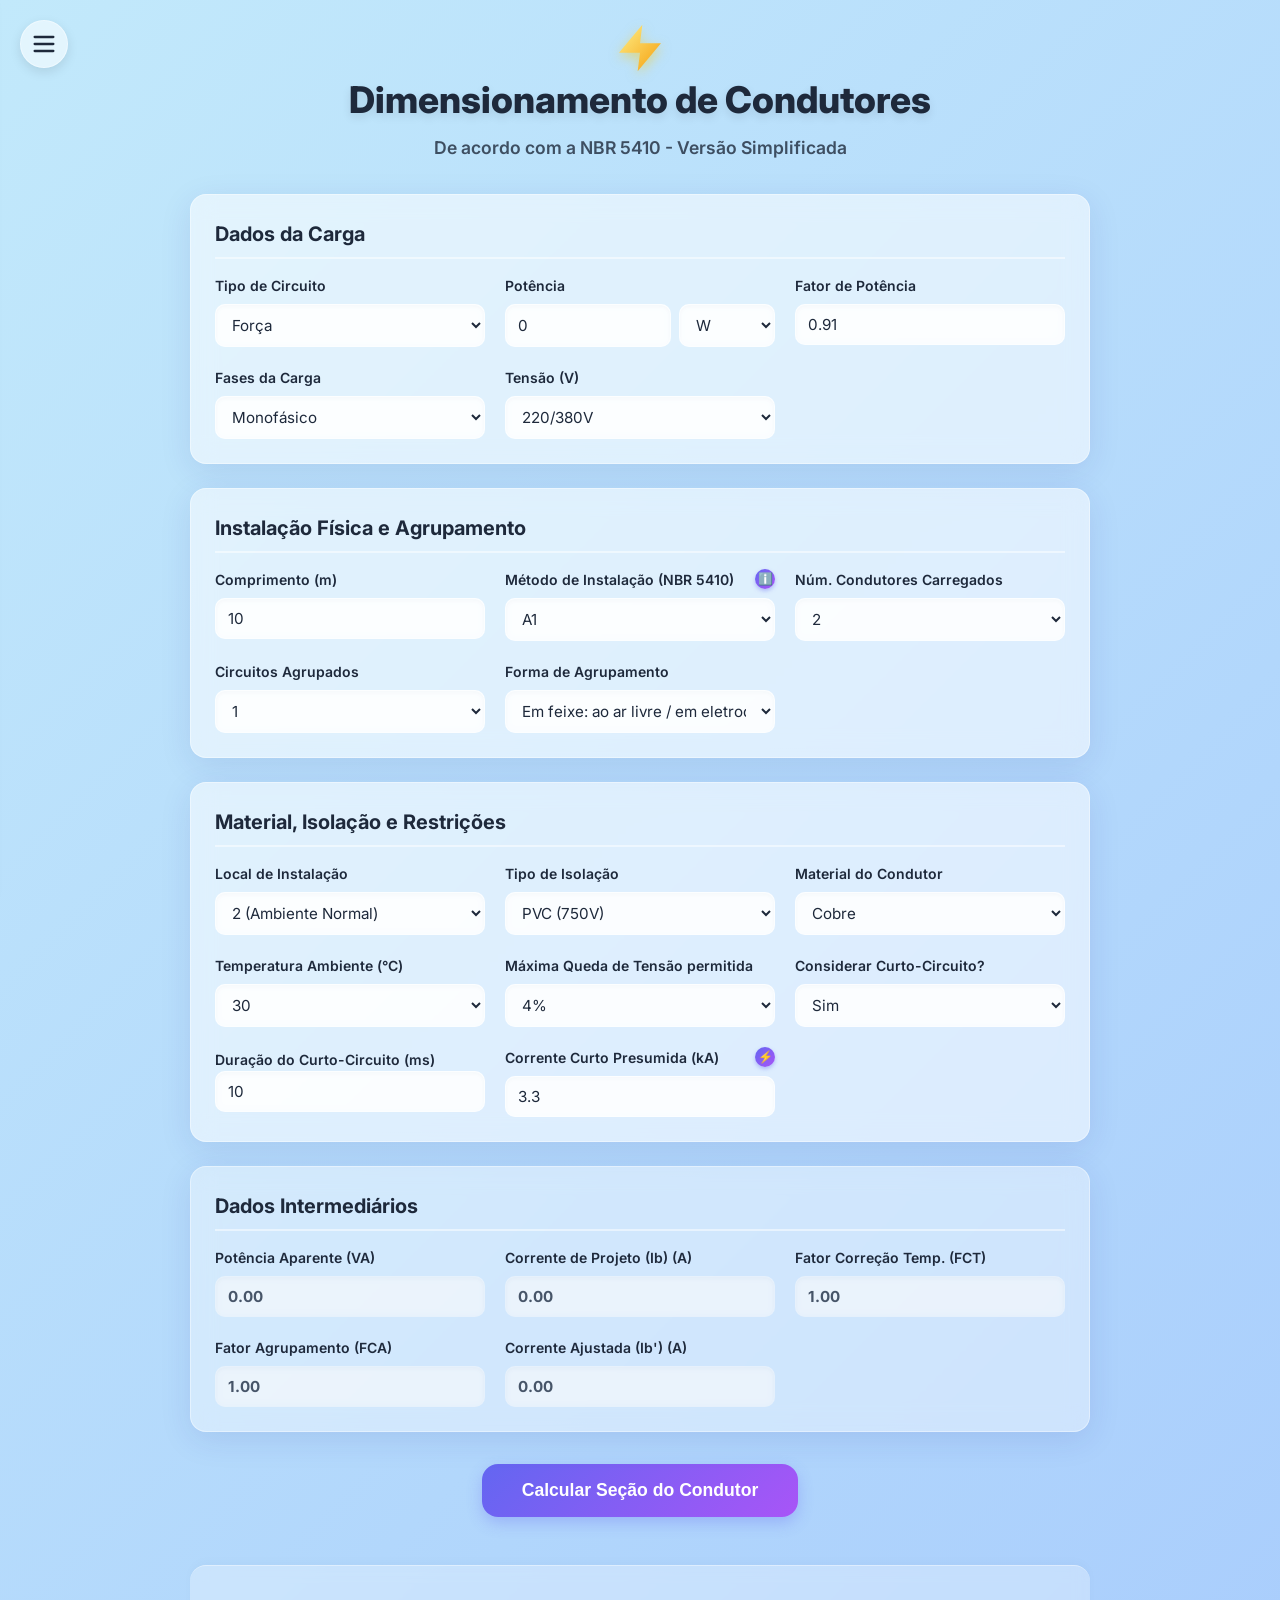
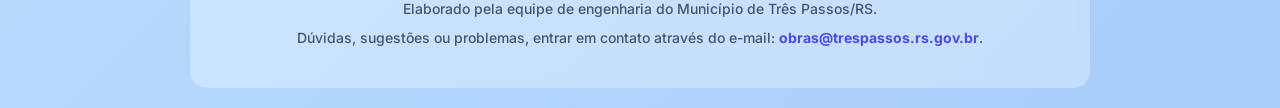
<file: index.html>
<!DOCTYPE html>
<html lang="pt-BR">

<head>
    <meta charset="UTF-8">
    <meta name="viewport" content="width=device-width, initial-scale=1.0">
    <title>Dimensionamento de Condutores (Versão Simplificada)</title>
    <link rel="stylesheet" href="style.css">
    <link href="https://fonts.googleapis.com/css2?family=Inter:wght@400;500;600;700&display=swap" rel="stylesheet">
    <!-- PWA -->
    <link rel="manifest" href="./manifest.json">
    <meta name="theme-color" content="#1e293b">
    <meta name="mobile-web-app-capable" content="yes">
    <meta name="apple-mobile-web-app-capable" content="yes">
    <meta name="apple-mobile-web-app-status-bar-style" content="black-translucent">
    <meta name="apple-mobile-web-app-title" content="Dim. Elétrico">
    <link rel="apple-touch-icon" href="./imagens/icon-192.png">
</head>

<body>
    <!-- Botão do Menu -->
    <button id="menu-toggle" class="menu-toggle" aria-label="Abrir Menu">
        <svg xmlns="http://www.w3.org/2000/svg" width="28" height="28" fill="none" viewBox="0 0 24 24"
            stroke="currentColor">
            <path stroke-linecap="round" stroke-linejoin="round" stroke-width="2" d="M4 6h16M4 12h16M4 18h16" />
        </svg>
    </button>

    <!-- Sidebar do Menu -->
    <div id="sidebar-overlay" class="sidebar-overlay"></div>
    <aside id="sidebar" class="sidebar">
        <div class="sidebar-header">
            <h3>Menu</h3>
            <button id="menu-close" class="btn-close-menu" aria-label="Fechar Menu">&times;</button>
        </div>
        <nav class="sidebar-nav">
            <a href="./index.html" class="nav-link active">Versão Simplificada</a>
            <a href="./completo/index.html" class="nav-link">Versão Completa</a>
            <a href="./CalculoMCA/index.html" class="nav-link">Cálculo de MCA</a>
        </nav>
        <div class="sidebar-install">
            <button id="btn-instalar-pwa" class="btn-install-pwa" style="display:none">
                ⚡ Instalar off-line
            </button>
            <p class="install-hint" id="install-hint" style="display:none">Instale o app para usar sem internet!</p>
        </div>
    </aside>
    <div class="container">
        <header>
            <div class="header-icon">
                <svg xmlns="http://www.w3.org/2000/svg" width="56" height="56" viewBox="0 0 24 24"
                    fill="url(#energyGrad)" stroke="none" filter="drop-shadow(0px 4px 6px rgba(250, 204, 21, 0.5))">
                    <defs>
                        <linearGradient id="energyGrad" x1="0%" y1="0%" x2="100%" y2="100%">
                            <stop offset="0%" style="stop-color:#fef08a;stop-opacity:1" />
                            <stop offset="100%" style="stop-color:#f59e0b;stop-opacity:1" />
                        </linearGradient>
                    </defs>
                    <path d="M13 2L3 14h9l-1 8 10-12h-9l1-8z" />
                </svg>
            </div>
            <h1>Dimensionamento de Condutores</h1>
            <p>De acordo com a NBR 5410 - Versão Simplificada</p>
        </header>

        <main>
            <form id="calculator-form">
                <!-- Seção: Dados da Carga -->
                <section class="card">
                    <h2>Dados da Carga</h2>
                    <div class="form-grid">
                        <div class="form-group">
                            <label for="tipo-circuito">Tipo de Circuito</label>
                            <select id="tipo-circuito">
                                <option value="forca">Força</option>
                                <option value="iluminacao">Iluminação</option>
                            </select>
                        </div>
                        <div class="form-group">
                            <label for="potencia">Potência</label>
                            <div class="input-with-select">
                                <input type="number" id="potencia" value="0" step="0.1">
                                <select id="unidade-potencia">
                                    <option value="W">W</option>
                                    <option value="kW">kW</option>
                                    <option value="CV">CV</option>
                                    <option value="HP">HP</option>
                                </select>
                            </div>
                        </div>
                        <div class="form-group">
                            <label for="fator-potencia">Fator de Potência</label>
                            <input type="number" id="fator-potencia" value="0.91" step="0.01">
                        </div>
                        <div class="form-group">
                            <label for="fases">Fases da Carga</label>
                            <select id="fases">
                                <option value="1">Monofásico</option>
                                <option value="2">Bifásico</option>
                                <option value="3">Trifásico</option>
                            </select>
                        </div>
                        <div class="form-group">
                            <label for="tensao">Tensão (V)</label>
                            <select id="tensao">
                                <option value="127">127/220V</option>
                                <option value="220" selected>220/380V</option>
                            </select>
                        </div>
                    </div>
                </section>

                <!-- Seção: Instalação Física -->
                <section class="card">
                    <h2>Instalação Física e Agrupamento</h2>
                    <div class="form-grid">
                        <div class="form-group">
                            <label for="comprimento">Comprimento (m)</label>
                            <input type="number" id="comprimento" value="10">
                        </div>
                        <div class="form-group">
                            <div class="label-with-button">
                                <label for="metodo-instalacao">Método de Instalação (NBR 5410)</label>
                                <button type="button" id="btn-info-metodo" class="btn-info"
                                    title="Ver Métodos de Instalação">ℹ️</button>
                            </div>
                            <select id="metodo-instalacao">
                                <option value="A1">A1</option>
                                <option value="A2">A2</option>
                                <option value="B1">B1 (Embutido em Alvenaria)</option>
                                <option value="B2">B2</option>
                                <option value="C">C</option>
                                <option value="D">D</option>
                                <option value="E">E</option>
                                <option value="F">F</option>
                            </select>
                        </div>
                        <div class="form-group">
                            <label for="condutores-carregados">Núm. Condutores Carregados</label>
                            <select id="condutores-carregados">
                                <option value="2">2</option>
                                <option value="3">3</option>
                            </select>
                        </div>
                        <div class="form-group">
                            <label for="circuitos-agrupados">Circuitos Agrupados</label>
                            <select id="circuitos-agrupados">
                                <option value="1">1</option>
                                <option value="2">2</option>
                                <option value="3">3</option>
                                <option value="4">4</option>
                                <option value="5">5</option>
                                <option value="6">6</option>
                                <option value="7">7</option>
                                <option value="8">8</option>
                                <option value="9-11">9 a 11</option>
                                <option value="12-15">12 a 15</option>
                                <option value="16-19">16 a 19</option>
                                <option value="20-">>= 20</option>
                            </select>
                        </div>
                        <div class="form-group">
                            <label for="forma-agrupamento">Forma de Agrupamento</label>
                            <select id="forma-agrupamento">
                                <option value="1">Em feixe: ao ar livre / em eletroduto (Tab 42 - 1)</option>
                                <option value="2">Camada única s/ parede ou piso (Tab 42 - 2)</option>
                                <option value="3">Camada única s/ prateleira perfurada (Tab 42 - 3)</option>
                                <option value="4">Camada única em bandeja perfurada (Tab 42 - 4)</option>
                                <option value="5">Camada única sobre leito, suporte etc. (Tab 42 - 5)</option>
                            </select>
                        </div>
                    </div>
                </section>

                <!-- Seção: Especificações Adicionais -->
                <section class="card">
                    <h2>Material, Isolação e Restrições</h2>
                    <div class="form-grid">
                        <div class="form-group">
                            <label for="local-instalacao">Local de Instalação</label>
                            <select id="local-instalacao">
                                <option value="2">2 (Ambiente Normal)</option>
                                <option value="3">3 (Condições rigorosas)</option>
                            </select>
                        </div>
                        <div class="form-group">
                            <label for="isolacao">Tipo de Isolação</label>
                            <select id="isolacao">
                                <option value="PVC">PVC (750V)</option>
                                <option value="EPR">EPR/XLPE (1kV)</option>
                            </select>
                        </div>
                        <div class="form-group">
                            <label for="material">Material do Condutor</label>
                            <select id="material">
                                <option value="cobre">Cobre</option>
                                <option value="aluminio">Alumínio</option>
                            </select>
                        </div>
                        <div class="form-group">
                            <label for="temperatura">Temperatura Ambiente (°C)</label>
                            <select id="temperatura">
                                <option value="10">10</option>
                                <option value="15">15</option>
                                <option value="20">20</option>
                                <option value="25">25</option>
                                <option value="30" selected>30</option>
                                <option value="35">35</option>
                                <option value="40">40</option>
                                <option value="45">45</option>
                                <option value="50">50</option>
                                <option value="55">55</option>
                                <option value="60">60</option>
                                <option value="65">65</option>
                                <option value="70">70</option>
                                <option value="75">75</option>
                                <option value="80">80</option>
                            </select>
                        </div>
                        <div class="form-group">
                            <label for="max-queda">Máxima Queda de Tensão permitida</label>
                            <select id="max-queda">
                                <option value="2">2%</option>
                                <option value="4" selected>4%</option>
                            </select>
                        </div>
                        <div class="form-group">
                            <label for="considerar-curto">Considerar Curto-Circuito?</label>
                            <select id="considerar-curto">
                                <option value="sim" selected>Sim</option>
                                <option value="nao">Não</option>
                            </select>
                        </div>
                        <div class="form-group" id="group-duracao-cc">
                            <label for="duracao-cc">Duração do Curto-Circuito (ms)</label>
                            <input type="number" id="duracao-cc" value="10">
                        </div>
                        <div class="form-group" id="group-icc">
                            <div class="label-with-button">
                                <label for="icc">Corrente Curto Presumida (kA)</label>
                                <button type="button" id="btn-calc-icc" class="btn-info"
                                    title="Calcular Icc do Transformador">⚡</button>
                            </div>
                            <input type="number" id="icc" value="3.3" step="0.1">
                        </div>
                    </div>
                </section>

                <!-- Seção: Leitura Parcial Dinâmica (Visualização) -->
                <section class="card readonly-metrics">
                    <h2>Dados Intermediários</h2>
                    <div class="form-grid">
                        <div class="form-group">
                            <label>Potência Aparente (VA)</label>
                            <input type="text" id="potencia-aparente" readonly class="readonly">
                        </div>
                        <div class="form-group">
                            <label>Corrente de Projeto (Ib) (A)</label>
                            <input type="text" id="corrente-projeto" readonly class="readonly">
                        </div>
                        <div class="form-group">
                            <label>Fator Correção Temp. (FCT)</label>
                            <input type="text" id="fc-temperatura" readonly class="readonly">
                        </div>
                        <div class="form-group">
                            <label>Fator Agrupamento (FCA)</label>
                            <input type="text" id="fc-agrupamento" readonly class="readonly">
                        </div>
                        <div class="form-group">
                            <label>Corrente Ajustada (Ib') (A)</label>
                            <input type="text" id="corrente-ajustada" readonly class="readonly">
                        </div>
                    </div>
                </section>

                <div class="actions">
                    <button type="button" id="btn-calcular" class="btn-primary">Calcular Seção do Condutor</button>
                </div>
            </form>

            <!-- Resultados -->
            <section id="resultados" class="card result-card hidden">
                <h2>Resultados do Dimensionamento</h2>
                <div class="result-grid">
                    <div class="result-box">
                        <h3>1. Seção Mínima</h3>
                        <p id="res-min">--</p>
                    </div>
                    <div class="result-box">
                        <h3>2. Condução Corrente</h3>
                        <p id="res-conducao">--</p>
                    </div>
                    <div class="result-box">
                        <h3>3. Queda de Tensão</h3>
                        <p id="res-queda">--</p>
                    </div>
                    <div class="result-box">
                        <h3>4. Curto Circuito</h3>
                        <p id="res-curto">--</p>
                    </div>
                </div>
                <div class="final-result-container">
                    <div class="final-result">
                        <h3>Seção Comercial Adotada</h3>
                        <div class="highlight-value" id="res-adotada">-- mm² <span>(Material: Cobre)</span></div>
                        <p id="res-detalhes">Iz Cabo: -- A | Queda de Tensão: -- % | Compatível Curto-Circuito: --</p>
                    </div>
                    <div class="final-result disjuntor-result">
                        <h3>Disjuntor DIN Recomendado</h3>
                        <div class="highlight-value" id="res-disjuntor">-- A <span>(Curva -, -)</span></div>
                        <p id="res-disjuntor-detalhes">Capacidade de Curto-Circuito: -- kA</p>
                    </div>
                </div>
            </section>
        </main>

        <footer class="site-footer">
            <p>Elaborado pela equipe de engenharia do Município de Três Passos/RS.</p>
            <p>Dúvidas, sugestões ou problemas, entrar em contato através do e-mail: <a
                    href="mailto:obras@trespassos.rs.gov.br">obras@trespassos.rs.gov.br</a>.</p>
        </footer>
    </div>

    <!-- Modal para cálculo de Icc do Transformador -->
    <div id="modal-icc" class="modal">
        <div class="modal-content modal-large">
            <div class="modal-header">
                <h2>Cálculo de Corrente de Curto-Circuito</h2>
                <span class="btn-close" id="btn-close-icc">&times;</span>
            </div>
            <div class="modal-body">
                <div class="form-grid">
                    <div class="form-group">
                        <label for="trafo-potencia">Potência do Transformador (kVA)</label>
                        <select id="trafo-potencia">
                            <option value="30">30 kVA</option>
                            <option value="45">45 kVA</option>
                            <option value="75" selected>75 kVA</option>
                            <option value="112.5">112,5 kVA</option>
                            <option value="150">150 kVA</option>
                            <option value="225">225 kVA</option>
                            <option value="300">300 kVA</option>
                            <option value="500">500 kVA</option>
                            <option value="750">750 kVA</option>
                            <option value="1000">1000 kVA</option>
                            <option value="1500">1500 kVA</option>
                            <option value="2000">2000 kVA</option>
                            <option value="2500">2500 kVA</option>
                        </select>
                    </div>
                    <div class="form-group">
                        <label for="trafo-tensao-mt">Tensão de Média (MT)</label>
                        <select id="trafo-tensao-mt">
                            <option value="13.8">13,8 kV</option>
                            <option value="21.3" selected>21,3 kV</option>
                            <option value="23.1">23,1 kV</option>
                        </select>
                    </div>
                    <div class="form-group">
                        <label for="trafo-tensao-bt">Tensão de Baixa (BT)</label>
                        <select id="trafo-tensao-bt">
                            <option value="220">127/220V</option>
                            <option value="380" selected>220/380V</option>
                        </select>
                    </div>
                    <div class="form-group">
                        <label for="trafo-impedancia">Impedância (%Z)</label>
                        <input type="number" id="trafo-impedancia" value="3.5" step="0.1">
                    </div>
                </div>

                <div class="icc-results">
                    <div class="icc-result-box">
                        <span class="icc-label">Icc Presumida MT (Primário)</span>
                        <span class="icc-value" id="res-icc-mt">-- kA</span>
                    </div>
                    <div class="icc-result-box highlight">
                        <span class="icc-label">Icc Presumida BT (Secundário)</span>
                        <span class="icc-value" id="res-icc-bt">-- kA</span>
                    </div>
                </div>
            </div>
            <div class="modal-footer">
                <button type="button" id="btn-icc-ok" class="btn-primary">OK (Usar valor BT)</button>
                <button type="button" id="btn-icc-cancel" class="btn-secondary">Cancelar</button>
            </div>
        </div>
    </div>

    <!-- Modal para imagem de Métodos de Instalação -->
    <div id="modal-metodos" class="modal">
        <div class="modal-content">
            <span class="btn-close" id="btn-close-modal">&times;</span>
            <div class="modal-img-container">
                <img src="imagens/metodosinstalacao.png" alt="Guia de Métodos de Instalação NBR 5410">
            </div>
        </div>
    </div>

    <script src="script.js"></script>
    <script>
        // --- Menu Lateral ---
        document.addEventListener('DOMContentLoaded', () => {
            const menuToggle = document.getElementById('menu-toggle');
            const menuClose = document.getElementById('menu-close');
            const sidebar = document.getElementById('sidebar');
            const overlay = document.getElementById('sidebar-overlay');

            function openMenu() {
                sidebar.classList.add('open');
                overlay.classList.add('active');
            }

            function closeMenu() {
                sidebar.classList.remove('open');
                overlay.classList.remove('active');
            }

            if (menuToggle) menuToggle.addEventListener('click', openMenu);
            if (menuClose) menuClose.addEventListener('click', closeMenu);
            if (overlay) overlay.addEventListener('click', closeMenu);
        });

        // --- PWA: Service Worker + Botão de Instalação ---
        let deferredPrompt = null;
        const btnInstalar = document.getElementById('btn-instalar-pwa');
        const installHint = document.getElementById('install-hint');

        // Registrar o Service Worker
        if ('serviceWorker' in navigator) {
            window.addEventListener('load', () => {
                navigator.serviceWorker.register('./sw.js')
                    .then(reg => console.log('SW registrado:', reg.scope))
                    .catch(err => console.warn('SW falhou:', err));
            });
        }

        // Capturar evento de instalação do navegador
        window.addEventListener('beforeinstallprompt', (e) => {
            e.preventDefault();
            deferredPrompt = e;
            btnInstalar.style.display = 'flex';
            installHint.style.display = 'block';
        });

        // Ao clicar no botão, mostrar o prompt de instalação
        btnInstalar.addEventListener('click', async () => {
            if (!deferredPrompt) return;
            deferredPrompt.prompt();
            const { outcome } = await deferredPrompt.userChoice;
            if (outcome === 'accepted') {
                btnInstalar.style.display = 'none';
                installHint.style.display = 'none';
            }
            deferredPrompt = null;
        });

        // Esconder botão se app já estiver instalado
        window.addEventListener('appinstalled', () => {
            btnInstalar.style.display = 'none';
            installHint.style.display = 'none';
            deferredPrompt = null;
        });
    </script>
</body>

</html>
</file>
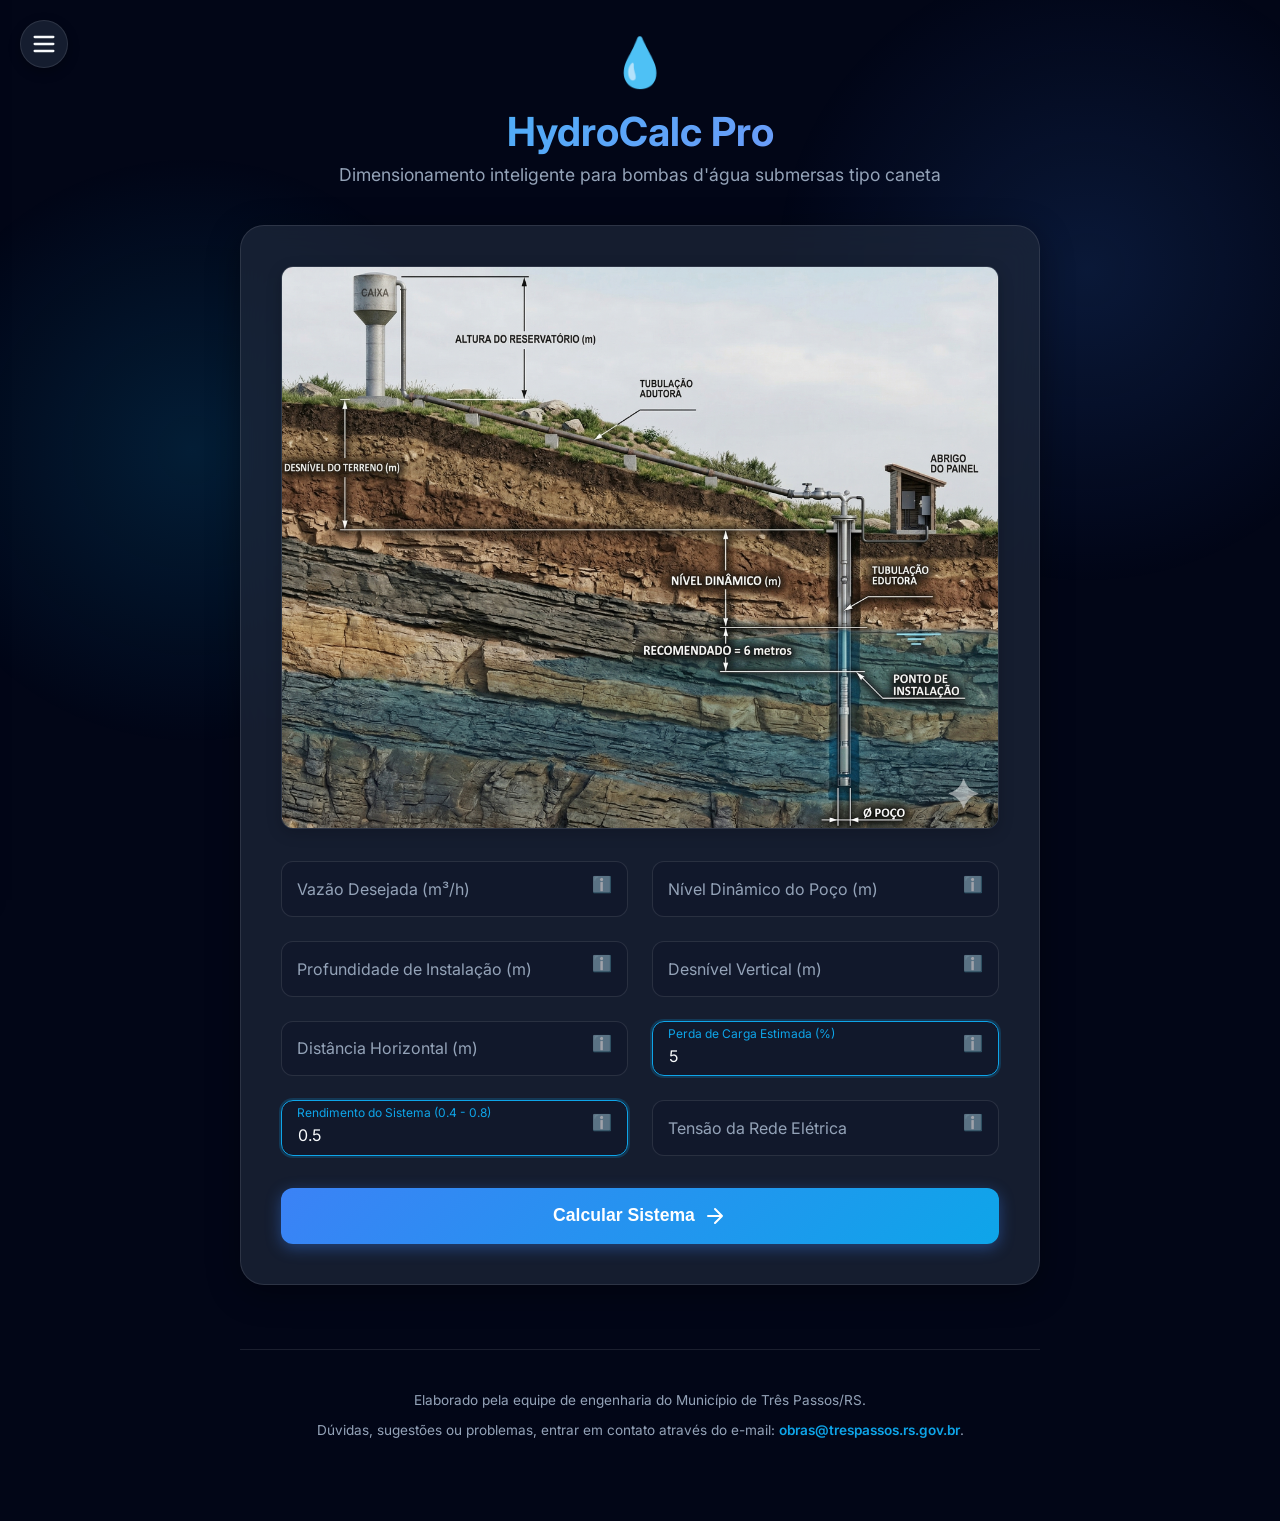
<file: CalculoMCA/index.html>
<!DOCTYPE html>
<html lang="pt-BR">

<head>
    <meta charset="UTF-8">
    <meta name="viewport" content="width=device-width, initial-scale=1.0">
    <title>Dimensionamento de Bomba Submersa</title>
    <link rel="preconnect" href="https://fonts.googleapis.com">
    <link rel="preconnect" href="https://fonts.gstatic.com" crossorigin>
    <link href="https://fonts.googleapis.com/css2?family=Inter:wght@300;400;500;600;700&display=swap" rel="stylesheet">
    <link rel="stylesheet" href="styles.css">
</head>

<body>
    <div class="background-animation"></div>

    <!-- Botão do Menu -->
    <button id="menu-toggle" class="menu-toggle" aria-label="Abrir Menu">
        <svg xmlns="http://www.w3.org/2000/svg" width="28" height="28" fill="none" viewBox="0 0 24 24"
            stroke="currentColor">
            <path stroke-linecap="round" stroke-linejoin="round" stroke-width="2" d="M4 6h16M4 12h16M4 18h16" />
        </svg>
    </button>

    <!-- Sidebar do Menu -->
    <div id="sidebar-overlay" class="sidebar-overlay"></div>
    <aside id="sidebar" class="sidebar">
        <div class="sidebar-header">
            <h3>Menu</h3>
            <button id="menu-close" class="btn-close-menu" aria-label="Fechar Menu">&times;</button>
        </div>
        <nav class="sidebar-nav">
            <a href="../index.html" class="nav-link">Versão Simplificada</a>
            <a href="../completo/index.html" class="nav-link">Versão Completa</a>
            <a href="./index.html" class="nav-link active">Cálculo de MCA</a>
        </nav>
    </aside>

    <div class="container">
        <header>
            <div class="logo-icon">💧</div>
            <h1>HydroCalc Pro</h1>
            <p>Dimensionamento inteligente para bombas d'água submersas tipo caneta</p>
        </header>

        <main class="glass-card">
            <form id="calc-form">
                <div class="image-container">
                    <img src="imagem.png" alt="Esquema do Sistema de Bombeamento" class="hero-image">
                </div>
                <div class="input-group">
                    <div class="input-field">
                        <input type="number" id="vazao" step="0.1" required placeholder=" ">
                        <label for="vazao">Vazão Desejada (m³/h)</label>
                        <span class="tooltip"
                            title="A quantidade de água necessária por hora. Essencial para o cálculo de potência e diâmetro.">ℹ️</span>
                    </div>

                    <div class="input-field">
                        <input type="number" id="nivelDinamico" step="0.1" required placeholder=" ">
                        <label for="nivelDinamico">Nível Dinâmico do Poço (m)</label>
                        <span class="tooltip"
                            title="A profundidade da água no poço enquanto a bomba está ligada.">ℹ️</span>
                    </div>

                    <div class="input-field">
                        <input type="number" id="profundidadeInstalacao" step="0.1" required placeholder=" ">
                        <label for="profundidadeInstalacao">Profundidade de Instalação (m)</label>
                        <span class="tooltip"
                            title="A profundidade real onde a bomba está posicionada. Usado para o comprimento total da tubulação.">ℹ️</span>
                    </div>

                    <div class="input-field">
                        <input type="number" id="desnivelVertical" step="0.1" required placeholder=" ">
                        <label for="desnivelVertical">Desnível Vertical (m)</label>
                        <span class="tooltip"
                            title="A diferença de altura entre a boca do poço e o nível de entrada do reservatório.">ℹ️</span>
                    </div>

                    <div class="input-field">
                        <input type="number" id="distanciaHorizontal" step="0.1" required placeholder=" ">
                        <label for="distanciaHorizontal">Distância Horizontal (m)</label>
                        <span class="tooltip"
                            title="O comprimento do percurso em linha reta pelo solo, do poço ao reservatório.">ℹ️</span>
                    </div>

                    <div class="input-field">
                        <input type="number" id="perdaCarga" step="1" min="1" max="30" value="5" required
                            placeholder=" ">
                        <label for="perdaCarga">Perda de Carga Estimada (%)</label>
                        <span class="tooltip"
                            title="Padrão de 5% para instalações simples e trechos curtos. Aumente este valor para tubulações muito longas ou com muitas conexões.">ℹ️</span>
                    </div>

                    <div class="input-field">
                        <input type="number" id="rendimento" step="0.01" min="0.4" max="0.8" value="0.5" required
                            placeholder=" ">
                        <label for="rendimento">Rendimento do Sistema (0.4 - 0.8)</label>
                        <span class="tooltip"
                            title="Eficiência do conjunto motor-bomba. Use 0,5 para estimativas padrão.">ℹ️</span>
                    </div>

                    <div class="input-field">
                        <select id="tensaoRede" required>
                            <option value="" disabled selected></option>
                            <option value="220_mono">220V Monofásico</option>
                            <option value="220_tri">220V Trifásico</option>
                            <option value="380_tri">380V Trifásico</option>
                        </select>
                        <label for="tensaoRede">Tensão da Rede Elétrica</label>
                        <span class="tooltip"
                            title="A voltagem disponível para o painel de comando. Afeta a bitola do cabo da bomba.">ℹ️</span>
                    </div>
                </div>

                <button type="submit" class="btn-primary">
                    <span>Calcular Sistema</span>
                    <svg width="24" height="24" viewBox="0 0 24 24" fill="none" class="btn-icon">
                        <path d="M5 12H19M19 12L12 5M19 12L12 19" stroke="currentColor" stroke-width="2"
                            stroke-linecap="round" stroke-linejoin="round" />
                    </svg>
                </button>
            </form>

            <div id="results" class="results-container hidden">
                <h2>Resultados do Dimensionamento</h2>

                <div class="results-grid">
                    <div class="result-card">
                        <div class="icon-wrapper bg-blue">💦</div>
                        <div class="result-info">
                            <span class="result-label">Altura Manométrica Total</span>
                            <span class="result-value" id="res-mca">-</span>
                        </div>
                    </div>

                    <div class="result-card">
                        <div class="icon-wrapper bg-purple">⚡</div>
                        <div class="result-info">
                            <span class="result-label">Potência Recomendada</span>
                            <span class="result-value" id="res-potencia">-</span>
                        </div>
                    </div>

                    <div class="result-card">
                        <div class="icon-wrapper bg-teal">⭕</div>
                        <div class="result-info">
                            <span class="result-label">Tubulação (Edutora/Adutora)</span>
                            <span class="result-value" id="res-diametro">-</span>
                        </div>
                    </div>

                    <div class="result-card">
                        <div class="icon-wrapper bg-yellow">🔌</div>
                        <div class="result-info">
                            <span class="result-label">Cabo Sugerido (Bomba ao Painel ≈ <span
                                    id="res-dist-cabo">0</span>m)</span>
                            <div class="cabos-list">
                                <div class="cabo-item"><span class="cabo-tensao" id="res-tensao-lbl">-</span> <span
                                        class="cabo-bitola" id="res-cabo-bitola">-</span></div>
                            </div>
                        </div>
                    </div>

                    <div class="result-card hidden" id="card-bomba-leao">
                        <div class="icon-wrapper" style="background: rgba(234, 179, 8, 0.2); color: #facc15;">⭐</div>
                        <div class="result-info">
                            <span class="result-label">Bomba Calculada (Ref. Leão)</span>
                            <span class="result-value" id="res-bomba-modelo" style="font-size: 1.25rem;">-</span>
                            <span class="cabo-tensao" id="res-bomba-potencia">-</span>
                        </div>
                    </div>
                </div>

                <div class="details-text">
                    <p><strong>Comprimento Total da Tubulação:</strong> <span id="res-comprimento">-</span> metros.</p>
                    <p><strong>Nota:</strong> Este cálculo considera uma perda de carga estimada de <span
                            id="res-nota-perda">5</span>% sobre a extensão total da tubulação e eficiência de <span
                            id="res-nota-rendimento">50</span>%. Para projetos complexos, consulte um engenheiro
                        especialista.</p>
                </div>

                <div class="results-footer">
                    <a href="leao_tabela_selecao_07-2019_web.pdf" target="_blank" class="btn-secondary">
                        <span>📖 Tab. Seleção (Leão)</span>
                        <svg width="20" height="20" viewBox="0 0 24 24" fill="none" stroke="currentColor"
                            stroke-width="2" stroke-linecap="round" stroke-linejoin="round">
                            <path d="M18 13v6a2 2 0 0 1-2 2H5a2 2 0 0 1-2-2V8a2 2 0 0 1 2-2h6"></path>
                            <polyline points="15 3 21 3 21 9"></polyline>
                            <line x1="10" y1="14" x2="21" y2="3"></line>
                        </svg>
                    </a>
                    <button id="download-txt" class="btn-secondary hidden">
                        <span>Baixar Memorial (.txt)</span>
                        <svg width="20" height="20" viewBox="0 0 24 24" fill="none" stroke="currentColor"
                            stroke-width="2" stroke-linecap="round" stroke-linejoin="round">
                            <path d="M21 15v4a2 2 0 0 1-2 2H5a2 2 0 0 1-2-2v4"></path>
                            <polyline points="7 10 12 15 17 10"></polyline>
                            <line x1="12" y1="15" x2="12" y2="3"></line>
                        </svg>
                    </button>
                </div>
            </div>
        </main>
        <footer class="main-footer">
            <p>Elaborado pela equipe de engenharia do Município de Três Passos/RS.</p>
            <p>Dúvidas, sugestões ou problemas, entrar em contato através do e-mail: <a href="mailto:obras@trespassos.rs.gov.br">obras@trespassos.rs.gov.br</a>.</p>
        </footer>
    </div>

    <script src="bombas_leao.js"></script>
    <script src="script.js"></script>
    <script>
        document.addEventListener('DOMContentLoaded', () => {
            const menuToggle = document.getElementById('menu-toggle');
            const menuClose = document.getElementById('menu-close');
            const sidebar = document.getElementById('sidebar');
            const overlay = document.getElementById('sidebar-overlay');

            function openMenu() {
                sidebar.classList.add('open');
                overlay.classList.add('active');
            }

            function closeMenu() {
                sidebar.classList.remove('open');
                overlay.classList.remove('active');
            }

            if (menuToggle) menuToggle.addEventListener('click', openMenu);
            if (menuClose) menuClose.addEventListener('click', closeMenu);
            if (overlay) overlay.addEventListener('click', closeMenu);
        });
    </script>
</body>

</html>
</file>
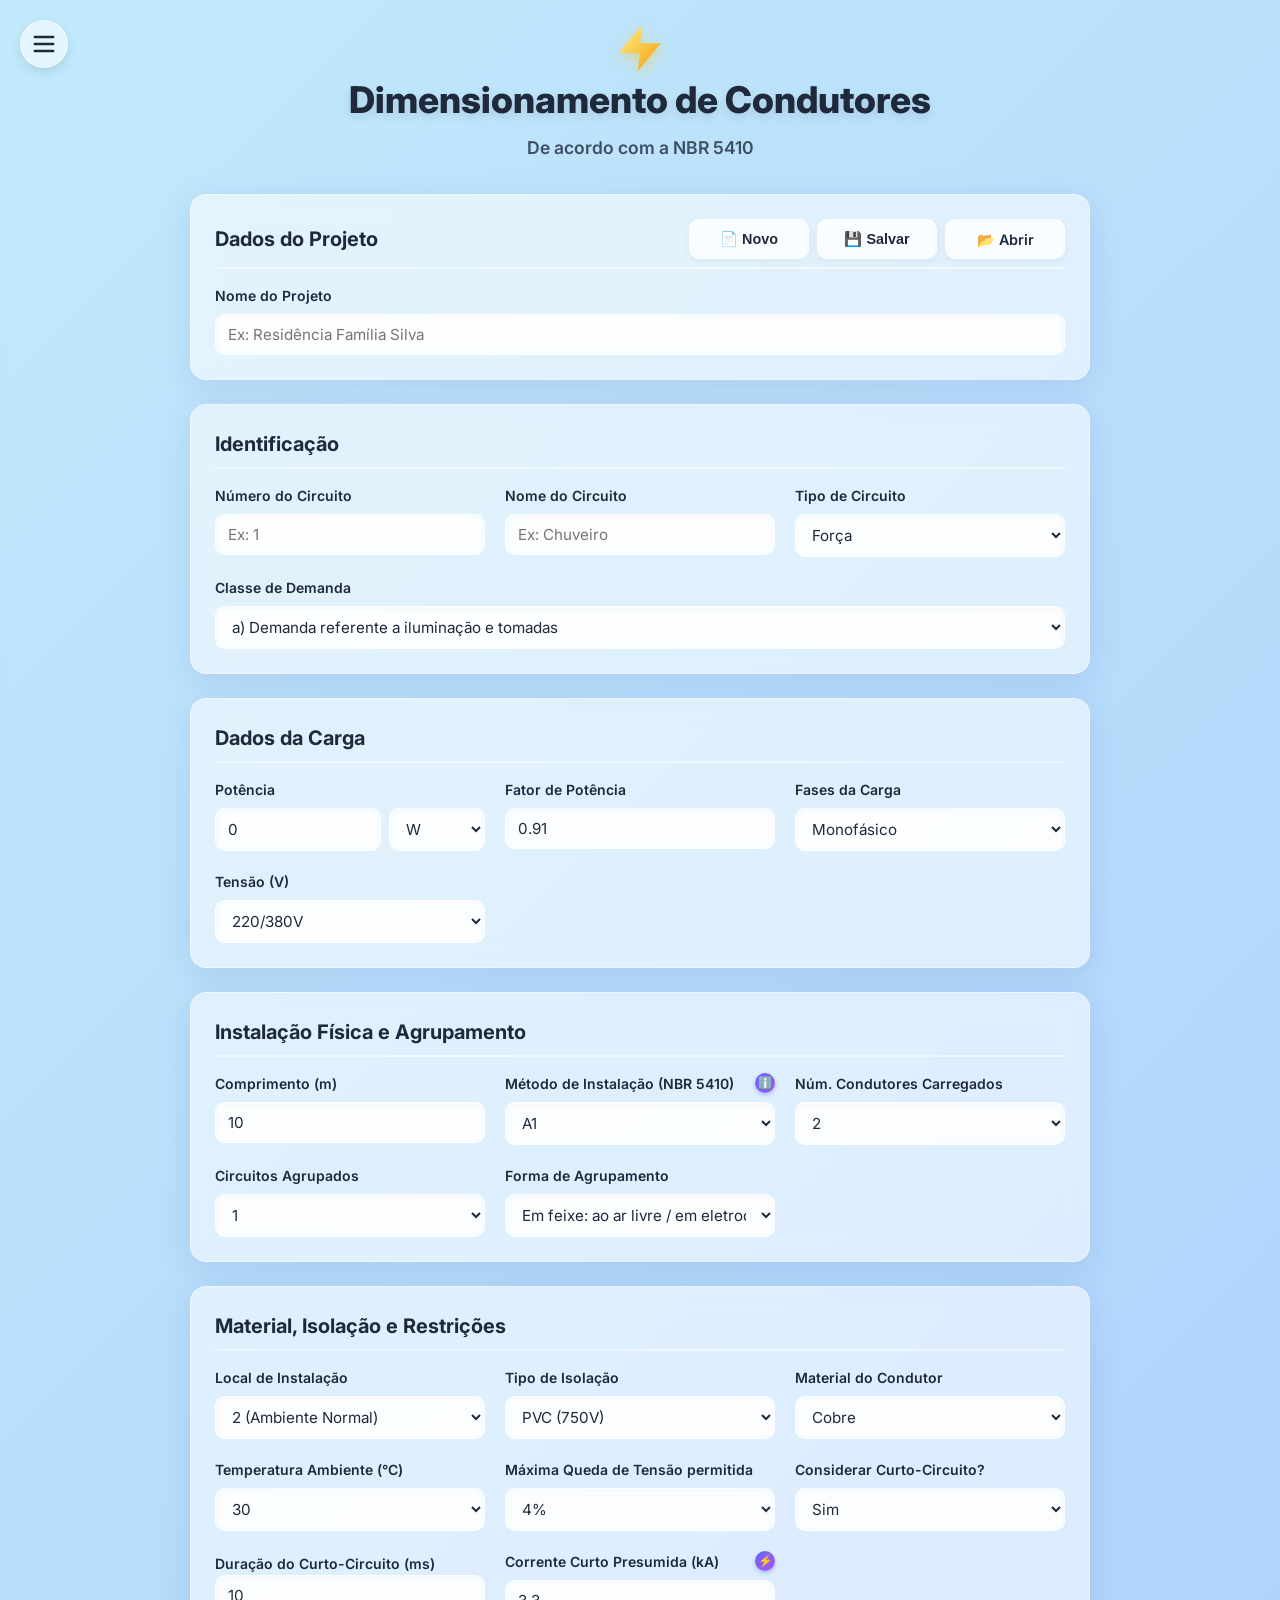
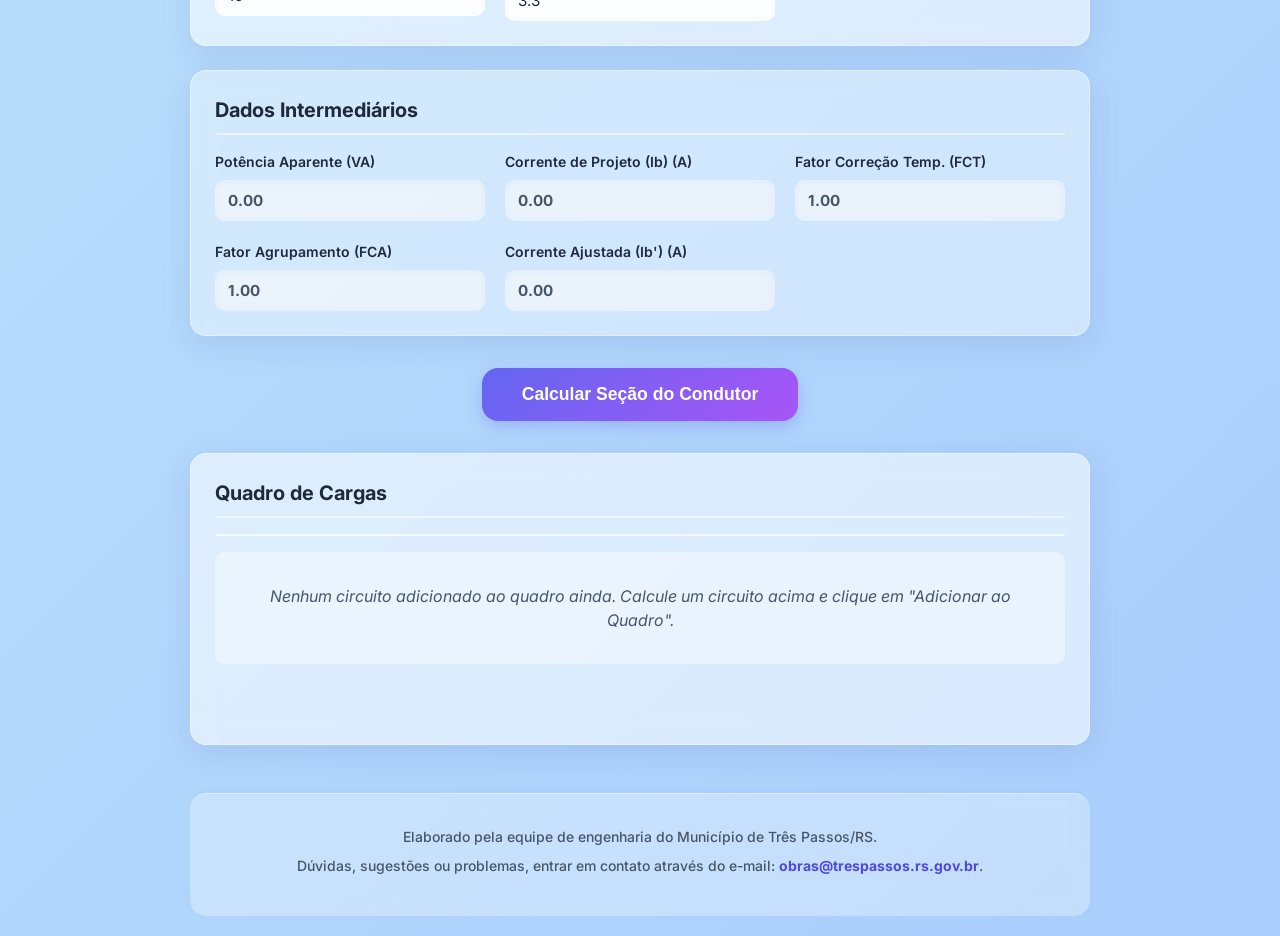
<file: completo/index.html>
<!DOCTYPE html>
<html lang="pt-BR">

<head>
    <meta charset="UTF-8">
    <meta name="viewport" content="width=device-width, initial-scale=1.0">
    <title>Dimensionamento de Condutores</title>
    <link rel="stylesheet" href="style.css">
    <link href="https://fonts.googleapis.com/css2?family=Inter:wght@400;500;600;700&display=swap" rel="stylesheet">
</head>

<body>
    <!-- Botão do Menu -->
    <button id="menu-toggle" class="menu-toggle" aria-label="Abrir Menu">
        <svg xmlns="http://www.w3.org/2000/svg" width="28" height="28" fill="none" viewBox="0 0 24 24"
            stroke="currentColor">
            <path stroke-linecap="round" stroke-linejoin="round" stroke-width="2" d="M4 6h16M4 12h16M4 18h16" />
        </svg>
    </button>

    <!-- Sidebar do Menu -->
    <div id="sidebar-overlay" class="sidebar-overlay"></div>
    <aside id="sidebar" class="sidebar">
        <div class="sidebar-header">
            <h3>Menu</h3>
            <button id="menu-close" class="btn-close-menu" aria-label="Fechar Menu">&times;</button>
        </div>
        <nav class="sidebar-nav">
            <a href="../index.html" class="nav-link">Versão Simplificada</a>
            <a href="./index.html" class="nav-link active">Versão Completa</a>
            <a href="../CalculoMCA/index.html" class="nav-link">Cálculo de MCA</a>
        </nav>
    </aside>
    <div class="container">
        <header>
            <div class="header-icon">
                <svg xmlns="http://www.w3.org/2000/svg" width="56" height="56" viewBox="0 0 24 24"
                    fill="url(#energyGrad)" stroke="none" filter="drop-shadow(0px 4px 6px rgba(250, 204, 21, 0.5))">
                    <defs>
                        <linearGradient id="energyGrad" x1="0%" y1="0%" x2="100%" y2="100%">
                            <stop offset="0%" style="stop-color:#fef08a;stop-opacity:1" />
                            <stop offset="100%" style="stop-color:#f59e0b;stop-opacity:1" />
                        </linearGradient>
                    </defs>
                    <path d="M13 2L3 14h9l-1 8 10-12h-9l1-8z" />
                </svg>
            </div>
            <h1>Dimensionamento de Condutores</h1>
            <p>De acordo com a NBR 5410</p>
        </header>

        <!-- Seção: Projeto -->
        <section class="card project-card">
            <div class="project-header">
                <h2>Dados do Projeto</h2>
                <div class="project-actions">
                    <button type="button" id="btn-novo-projeto" class="btn-icon" title="Novo Projeto">📄 Novo</button>
                    <button type="button" id="btn-salvar-projeto" class="btn-icon" title="Salvar Projeto">💾
                        Salvar</button>
                    <label class="btn-icon" title="Abrir Projeto" style="cursor: pointer;">
                        📂 Abrir
                        <input type="file" id="input-abrir-projeto" accept=".json" style="display: none;">
                    </label>
                </div>
            </div>
            <div class="form-grid">
                <div class="form-group" style="grid-column: 1 / -1;">
                    <label for="nome-projeto">Nome do Projeto</label>
                    <input type="text" id="nome-projeto" placeholder="Ex: Residência Família Silva">
                </div>
            </div>
        </section>

        <main>
            <form id="calculator-form">
                <!-- Seção: Identificação -->
                <section class="card">
                    <h2>Identificação</h2>
                    <div class="form-grid">
                        <div class="form-group">
                            <label for="num-circuito">Número do Circuito</label>
                            <input type="number" id="num-circuito" placeholder="Ex: 1" min="1">
                        </div>
                        <div class="form-group">
                            <label for="nome-circuito">Nome do Circuito</label>
                            <input type="text" id="nome-circuito" placeholder="Ex: Chuveiro">
                        </div>
                        <div class="form-group">
                            <label for="tipo-circuito">Tipo de Circuito</label>
                            <select id="tipo-circuito">
                                <option value="forca">Força</option>
                                <option value="iluminacao">Iluminação</option>
                            </select>
                        </div>
                        <div class="form-group" style="grid-column: 1 / -1;">
                            <label for="classe-demanda">Classe de Demanda</label>
                            <select id="classe-demanda">
                                <option value="a">a) Demanda referente a iluminação e tomadas</option>
                                <option value="b">b) Demanda referentes a chuveiros, torneiras, aquecedores de água de
                                    passagem e ferros elétricos</option>
                                <option value="c">c) Demanda referente a aquecedor central ou de acumulação (boiler)
                                </option>
                                <option value="d">d) Demanda de secadora de roupa, forno elétrico, máquina de lavar
                                    louça e forno de micro-ondas</option>
                                <option value="e">e) Demanda referente a fogões elétricos</option>
                                <option value="f">f) Demanda referente a condicionador de ar tipo janela</option>
                                <option value="g">g) Demanda referente a motores e máquinas de solda a motor</option>
                                <option value="h">h) Demanda Referente a Equipamentos Especiais</option>
                                <option value="i">i) Hidromassagem</option>
                            </select>
                        </div>
                    </div>
                </section>

                <!-- Seção: Dados da Carga -->
                <section class="card">
                    <h2>Dados da Carga</h2>
                    <div class="form-grid">
                        <div class="form-group">
                            <label for="potencia">Potência</label>
                            <div class="input-with-select">
                                <input type="number" id="potencia" value="0" step="0.1">
                                <select id="unidade-potencia">
                                    <option value="W">W</option>
                                    <option value="kW">kW</option>
                                    <option value="CV">CV</option>
                                    <option value="HP">HP</option>
                                </select>
                            </div>
                        </div>
                        <div class="form-group">
                            <label for="fator-potencia">Fator de Potência</label>
                            <input type="number" id="fator-potencia" value="0.91" step="0.01">
                        </div>
                        <div class="form-group">
                            <label for="fases">Fases da Carga</label>
                            <select id="fases">
                                <option value="1">Monofásico</option>
                                <option value="2">Bifásico</option>
                                <option value="3">Trifásico</option>
                            </select>
                        </div>
                        <div class="form-group">
                            <label for="tensao">Tensão (V)</label>
                            <select id="tensao">
                                <option value="127">127/220V</option>
                                <option value="220" selected>220/380V</option>
                            </select>
                        </div>
                    </div>
                </section>

                <!-- Seção: Instalação Física -->
                <section class="card">
                    <h2>Instalação Física e Agrupamento</h2>
                    <div class="form-grid">
                        <div class="form-group">
                            <label for="comprimento">Comprimento (m)</label>
                            <input type="number" id="comprimento" value="10">
                        </div>
                        <div class="form-group">
                            <div class="label-with-button">
                                <label for="metodo-instalacao">Método de Instalação (NBR 5410)</label>
                                <button type="button" id="btn-info-metodo" class="btn-info"
                                    title="Ver Métodos de Instalação">ℹ️</button>
                            </div>
                            <select id="metodo-instalacao">
                                <option value="A1">A1</option>
                                <option value="A2">A2</option>
                                <option value="B1">B1 (Embutido em Alvenaria)</option>
                                <option value="B2">B2</option>
                                <option value="C">C</option>
                                <option value="D">D</option>
                                <option value="E">E</option>
                                <option value="F">F</option>
                            </select>
                        </div>
                        <div class="form-group">
                            <label for="condutores-carregados">Núm. Condutores Carregados</label>
                            <select id="condutores-carregados">
                                <option value="2">2</option>
                                <option value="3">3</option>
                            </select>
                        </div>
                        <div class="form-group">
                            <label for="circuitos-agrupados">Circuitos Agrupados</label>
                            <select id="circuitos-agrupados">
                                <option value="1">1</option>
                                <option value="2">2</option>
                                <option value="3">3</option>
                                <option value="4">4</option>
                                <option value="5">5</option>
                                <option value="6">6</option>
                                <option value="7">7</option>
                                <option value="8">8</option>
                                <option value="9-11">9 a 11</option>
                                <option value="12-15">12 a 15</option>
                                <option value="16-19">16 a 19</option>
                                <option value="20-">>= 20</option>
                            </select>
                        </div>
                        <div class="form-group">
                            <label for="forma-agrupamento">Forma de Agrupamento</label>
                            <select id="forma-agrupamento">
                                <option value="1">Em feixe: ao ar livre / em eletroduto (Tab 42 - 1)</option>
                                <option value="2">Camada única s/ parede ou piso (Tab 42 - 2)</option>
                                <option value="3">Camada única s/ prateleira perfurada (Tab 42 - 3)</option>
                                <option value="4">Camada única em bandeja perfurada (Tab 42 - 4)</option>
                                <option value="5">Camada única sobre leito, suporte etc. (Tab 42 - 5)</option>
                            </select>
                        </div>
                    </div>
                </section>

                <!-- Seção: Especificações Adicionais -->
                <section class="card">
                    <h2>Material, Isolação e Restrições</h2>
                    <div class="form-grid">
                        <div class="form-group">
                            <label for="local-instalacao">Local de Instalação</label>
                            <select id="local-instalacao">
                                <option value="2">2 (Ambiente Normal)</option>
                                <option value="3">3 (Condições rigorosas)</option>
                            </select>
                        </div>
                        <div class="form-group">
                            <label for="isolacao">Tipo de Isolação</label>
                            <select id="isolacao">
                                <option value="PVC">PVC (750V)</option>
                                <option value="EPR">EPR/XLPE (1kV)</option>
                            </select>
                        </div>
                        <div class="form-group">
                            <label for="material">Material do Condutor</label>
                            <select id="material">
                                <option value="cobre">Cobre</option>
                                <option value="aluminio">Alumínio</option>
                            </select>
                        </div>
                        <div class="form-group">
                            <label for="temperatura">Temperatura Ambiente (°C)</label>
                            <select id="temperatura">
                                <option value="10">10</option>
                                <option value="15">15</option>
                                <option value="20">20</option>
                                <option value="25">25</option>
                                <option value="30" selected>30</option>
                                <option value="35">35</option>
                                <option value="40">40</option>
                                <option value="45">45</option>
                                <option value="50">50</option>
                                <option value="55">55</option>
                                <option value="60">60</option>
                                <option value="65">65</option>
                                <option value="70">70</option>
                                <option value="75">75</option>
                                <option value="80">80</option>
                            </select>
                        </div>
                        <div class="form-group">
                            <label for="max-queda">Máxima Queda de Tensão permitida</label>
                            <select id="max-queda">
                                <option value="2">2%</option>
                                <option value="4" selected>4%</option>
                            </select>
                        </div>
                        <div class="form-group">
                            <label for="considerar-curto">Considerar Curto-Circuito?</label>
                            <select id="considerar-curto">
                                <option value="sim" selected>Sim</option>
                                <option value="nao">Não</option>
                            </select>
                        </div>
                        <div class="form-group" id="group-duracao-cc">
                            <label for="duracao-cc">Duração do Curto-Circuito (ms)</label>
                            <input type="number" id="duracao-cc" value="10">
                        </div>
                        <div class="form-group" id="group-icc">
                            <div class="label-with-button">
                                <label for="icc">Corrente Curto Presumida (kA)</label>
                                <button type="button" id="btn-calc-icc" class="btn-info"
                                    title="Calcular Icc do Transformador">⚡</button>
                            </div>
                            <input type="number" id="icc" value="3.3" step="0.1">
                        </div>
                    </div>
                </section>

                <!-- Seção: Leitura Parcial Dinâmica (Visualização) -->
                <section class="card readonly-metrics">
                    <h2>Dados Intermediários</h2>
                    <div class="form-grid">
                        <div class="form-group">
                            <label>Potência Aparente (VA)</label>
                            <input type="text" id="potencia-aparente" readonly class="readonly">
                        </div>
                        <div class="form-group">
                            <label>Corrente de Projeto (Ib) (A)</label>
                            <input type="text" id="corrente-projeto" readonly class="readonly">
                        </div>
                        <div class="form-group">
                            <label>Fator Correção Temp. (FCT)</label>
                            <input type="text" id="fc-temperatura" readonly class="readonly">
                        </div>
                        <div class="form-group">
                            <label>Fator Agrupamento (FCA)</label>
                            <input type="text" id="fc-agrupamento" readonly class="readonly">
                        </div>
                        <div class="form-group">
                            <label>Corrente Ajustada (Ib') (A)</label>
                            <input type="text" id="corrente-ajustada" readonly class="readonly">
                        </div>
                    </div>
                </section>

                <div class="actions">
                    <button type="button" id="btn-calcular" class="btn-primary">Calcular Seção do Condutor</button>
                </div>
            </form>

            <!-- Resultados -->
            <section id="resultados" class="card result-card hidden">
                <h2>Resultados do Dimensionamento</h2>
                <div class="result-grid">
                    <div class="result-box">
                        <h3>1. Seção Mínima</h3>
                        <p id="res-min">--</p>
                    </div>
                    <div class="result-box">
                        <h3>2. Condução Corrente</h3>
                        <p id="res-conducao">--</p>
                    </div>
                    <div class="result-box">
                        <h3>3. Queda de Tensão</h3>
                        <p id="res-queda">--</p>
                    </div>
                    <div class="result-box">
                        <h3>4. Curto Circuito</h3>
                        <p id="res-curto">--</p>
                    </div>
                </div>
                <div class="final-result-container">
                    <div class="final-result">
                        <h3>Seção Comercial Adotada</h3>
                        <div class="highlight-value" id="res-adotada">-- mm² <span>(Material: Cobre)</span></div>
                        <p id="res-detalhes">Iz Cabo: -- A | Queda de Tensão: -- % | Compatível Curto-Circuito: --</p>
                    </div>
                    <div class="final-result disjuntor-result">
                        <h3>Disjuntor DIN Recomendado</h3>
                        <div class="highlight-value" id="res-disjuntor">-- A <span>(Curva -, -)</span></div>
                        <p id="res-disjuntor-detalhes">Capacidade de Curto-Circuito: -- kA</p>
                    </div>
                </div>

                <div class="actions" style="margin-top: 2rem; gap: 1rem;">
                    <button type="button" id="btn-adicionar-quadro" class="btn-success">➕ Adicionar ao Quadro</button>
                    <button type="button" id="btn-memorial" class="btn-secondary">⬇ Gerar Memorial Simples</button>
                </div>
            </section>

            <!-- Seção: Quadro de Cargas -->
            <section id="quadro-cargas-section" class="card" style="margin-top: 2rem;">
                <h2>Quadro de Cargas</h2>
                <div class="table-container">
                    <table id="tabela-quadro">
                        <thead>
                            <tr>
                                <th>Nº</th>
                                <th>Nome</th>
                                <th>Tensão</th>
                                <th>Fases</th>
                                <th>Potência (VA)</th>
                                <th>Ib (A)</th>
                                <th>Cabo (mm²)</th>
                                <th>Disjuntor</th>
                                <th>Ação</th>
                            </tr>
                        </thead>
                        <tbody id="tbody-quadro">
                            <!-- Linhas inseridas dinamicamente via JS -->
                        </tbody>
                    </table>
                </div>
                <div id="quadro-vazio" class="empty-state">
                    Nenhum circuito adicionado ao quadro ainda. Calcule um circuito acima e clique em "Adicionar ao
                    Quadro".
                </div>
                <div class="actions" style="margin-top: 1.5rem; flex-wrap: wrap;">
                    <button type="button" id="btn-exportar-quadro" class="btn-primary" style="display:none;">⬇ Exportar
                        Quadro (CSV)</button>
                    <button type="button" id="id-btn-calcular-demanda" class="btn-success"
                        style="display:none; background-color: #6366f1;">🧮 Calcular Demanda do Quadro</button>
                </div>

                <!-- Resultados da Demanda do Quadro -->
                <div id="container-resultados-demanda" class="card result-card hidden"
                    style="margin-top: 2rem; border: 2px solid #6366f1;">
                    <h3>Resumo de Demanda do Quadro (GED-13)</h3>
                    <div class="result-grid">
                        <div class="result-box">
                            <h4>Potência Instalada</h4>
                            <p id="res-pot-instalada-total">-- kW</p>
                        </div>
                        <div class="result-box">
                            <h4>Demanda Calculada</h4>
                            <p id="res-demanda-total" style="color: #6366f1; font-weight: 700;">-- kVA</p>
                        </div>
                    </div>
                    <div id="detalhes-demanda-classes" style="margin-top: 1rem; font-size: 0.9rem; color: #64748b;">
                        <!-- Detalhamento por classe inserido via JS -->
                    </div>
                </div>
            </section>
        </main>

        <footer class="site-footer">
            <p>Elaborado pela equipe de engenharia do Município de Três Passos/RS.</p>
            <p>Dúvidas, sugestões ou problemas, entrar em contato através do e-mail: <a
                    href="mailto:obras@trespassos.rs.gov.br">obras@trespassos.rs.gov.br</a>.</p>
        </footer>
    </div>

    <!-- Modal para cálculo de Icc do Transformador -->
    <div id="modal-icc" class="modal">
        <div class="modal-content modal-large">
            <div class="modal-header">
                <h2>Cálculo de Corrente de Curto-Circuito</h2>
                <span class="btn-close" id="btn-close-icc">&times;</span>
            </div>
            <div class="modal-body">
                <div class="form-grid">
                    <div class="form-group">
                        <label for="trafo-potencia">Potência do Transformador (kVA)</label>
                        <select id="trafo-potencia">
                            <option value="30">30 kVA</option>
                            <option value="45">45 kVA</option>
                            <option value="75" selected>75 kVA</option>
                            <option value="112.5">112,5 kVA</option>
                            <option value="150">150 kVA</option>
                            <option value="225">225 kVA</option>
                            <option value="300">300 kVA</option>
                            <option value="500">500 kVA</option>
                            <option value="750">750 kVA</option>
                            <option value="1000">1000 kVA</option>
                            <option value="1500">1500 kVA</option>
                            <option value="2000">2000 kVA</option>
                            <option value="2500">2500 kVA</option>
                        </select>
                    </div>
                    <div class="form-group">
                        <label for="trafo-tensao-mt">Tensão de Média (MT)</label>
                        <select id="trafo-tensao-mt">
                            <option value="13.8">13,8 kV</option>
                            <option value="21.3" selected>21,3 kV</option>
                            <option value="23.1">23,1 kV</option>
                        </select>
                    </div>
                    <div class="form-group">
                        <label for="trafo-tensao-bt">Tensão de Baixa (BT)</label>
                        <select id="trafo-tensao-bt">
                            <option value="220">127/220V</option>
                            <option value="380" selected>220/380V</option>
                        </select>
                    </div>
                    <div class="form-group">
                        <label for="trafo-impedancia">Impedância (%Z)</label>
                        <input type="number" id="trafo-impedancia" value="3.5" step="0.1">
                    </div>
                </div>

                <div class="icc-results">
                    <div class="icc-result-box">
                        <span class="icc-label">Icc Presumida MT (Primário)</span>
                        <span class="icc-value" id="res-icc-mt">-- kA</span>
                    </div>
                    <div class="icc-result-box highlight">
                        <span class="icc-label">Icc Presumida BT (Secundário)</span>
                        <span class="icc-value" id="res-icc-bt">-- kA</span>
                    </div>
                </div>
            </div>
            <div class="modal-footer">
                <button type="button" id="btn-icc-ok" class="btn-primary">OK (Usar valor BT)</button>
                <button type="button" id="btn-icc-cancel" class="btn-secondary">Cancelar</button>
            </div>
        </div>
    </div>

    <!-- Modal para imagem de Métodos de Instalação -->
    <div id="modal-metodos" class="modal">
        <div class="modal-content">
            <span class="btn-close" id="btn-close-modal">&times;</span>
            <div class="modal-img-container">
                <img src="../imagens/metodosinstalacao.png" alt="Guia de Métodos de Instalação NBR 5410">
            </div>
        </div>
    </div>

    <script src="script.js"></script>
    <script>
        document.addEventListener('DOMContentLoaded', () => {
            const menuToggle = document.getElementById('menu-toggle');
            const menuClose = document.getElementById('menu-close');
            const sidebar = document.getElementById('sidebar');
            const overlay = document.getElementById('sidebar-overlay');

            function openMenu() {
                sidebar.classList.add('open');
                overlay.classList.add('active');
            }

            function closeMenu() {
                sidebar.classList.remove('open');
                overlay.classList.remove('active');
            }

            if (menuToggle) menuToggle.addEventListener('click', openMenu);
            if (menuClose) menuClose.addEventListener('click', closeMenu);
            if (overlay) overlay.addEventListener('click', closeMenu);
        });
    </script>
</body>

</html>
</file>
<file: style.css>
:root {
    --primary-color: #4f46e5;
    --primary-hover: #4338ca;
    --primary-gradient: linear-gradient(135deg, #6366f1 0%, #a855f7 100%);
    --bg-color: #f8fafc;
    --text-primary: #1e293b;
    --text-secondary: #475569;
    --border-color: rgba(255, 255, 255, 0.5);
    --success-color: #10b981;
    --success-gradient: linear-gradient(135deg, #10b981 0%, #059669 100%);
    --focus-ring: rgba(99, 102, 241, 0.4);
    
    --radius-md: 10px;
    --radius-lg: 16px;
    
    --glass-bg: rgba(255, 255, 255, 0.55);
    --glass-border: rgba(255, 255, 255, 0.4);
    --glass-shadow: 0 8px 32px 0 rgba(31, 38, 135, 0.1);
}

* {
    box-sizing: border-box;
    margin: 0;
    padding: 0;
}

body {
    font-family: 'Inter', sans-serif;
    color: var(--text-primary);
    line-height: 1.5;
    padding: 20px;
    -webkit-font-smoothing: antialiased;
    background: linear-gradient(-45deg, #e0c3fc, #8ec5fc, #a1c4fd, #c2e9fb);
    background-size: 400% 400%;
    animation: gradientBG 15s ease infinite;
    min-height: 100vh;
}

@keyframes gradientBG {
    0% { background-position: 0% 50%; }
    50% { background-position: 100% 50%; }
    100% { background-position: 0% 50%; }
}

.container {
    max-width: 900px;
    margin: 0 auto;
}

header {
    text-align: center;
    margin-bottom: 2rem;
    display: flex;
    flex-direction: column;
    align-items: center;
}

.header-icon {
    margin-bottom: -10px;
}

header h1 {
    font-size: 2.3rem;
    font-weight: 800;
    color: var(--text-primary);
    text-shadow: 0px 4px 10px rgba(0,0,0,0.1);
    margin-bottom: 0.5rem;
    z-index: 1;
}

header p {
    color: rgba(30, 41, 59, 0.8);
    font-size: 1.1rem;
    font-weight: 600;
}

.card {
    background: var(--glass-bg);
    backdrop-filter: blur(12px);
    -webkit-backdrop-filter: blur(12px);
    border-radius: var(--radius-lg);
    padding: 1.5rem;
    margin-bottom: 1.5rem;
    box-shadow: var(--glass-shadow);
    border: 1px solid var(--glass-border);
    transition: transform 0.3s ease, box-shadow 0.3s ease;
}

.card:hover {
    box-shadow: 0 12px 40px 0 rgba(31, 38, 135, 0.15);
    transform: translateY(-2px);
}

.card h2 {
    font-size: 1.25rem;
    margin-bottom: 1rem;
    color: var(--text-primary);
    border-bottom: 2px solid rgba(255,255,255,0.5);
    padding-bottom: 0.5rem;
    font-weight: 700;
}

.form-grid {
    display: grid;
    grid-template-columns: repeat(auto-fit, minmax(250px, 1fr));
    gap: 1.25rem;
}

.project-card .form-group,
.full-width {
    grid-column: 1 / -1;
}

.form-group {
    display: flex;
    flex-direction: column;
}

label {
    font-size: 0.875rem;
    font-weight: 600;
    margin-bottom: 0.5rem;
    color: var(--text-primary);
}

input, select {
    width: 100%;
    padding: 0.625rem 0.75rem;
    border: 1px solid var(--glass-border);
    border-radius: var(--radius-md);
    font-family: inherit;
    font-size: 0.95rem;
    color: var(--text-primary);
    background-color: rgba(255, 255, 255, 0.75);
    backdrop-filter: blur(4px);
    transition: all 0.3s ease;
    box-shadow: inset 0 2px 4px rgba(0,0,0,0.02);
}

input:focus, select:focus {
    outline: none;
    border-color: rgba(99, 102, 241, 0.6);
    box-shadow: 0 0 0 3px var(--focus-ring), inset 0 2px 4px rgba(0,0,0,0.02);
    background-color: rgba(255,255,255,0.9);
}

.input-with-select {
    display: flex;
    gap: 0.5rem;
}

.input-with-select input {
    flex: 2;
}

.input-with-select select {
    flex: 1;
}

.readonly-metrics {
    background: rgba(255, 255, 255, 0.4);
}

.readonly {
    background-color: rgba(241, 245, 249, 0.5);
    color: var(--text-secondary);
    border-color: transparent;
    font-weight: 700;
    cursor: default;
}

.actions {
    display: flex;
    justify-content: center;
    margin: 2rem 0;
    gap: 1rem;
    flex-wrap: wrap;
}

.btn-primary {
    background: var(--primary-gradient);
    color: white;
    border: none;
    padding: 1rem 2.5rem;
    font-size: 1.1rem;
    font-weight: 700;
    border-radius: var(--radius-lg);
    cursor: pointer;
    transition: all 0.3s ease;
    box-shadow: 0 6px 15px rgba(99, 102, 241, 0.3);
}

.btn-primary:hover {
    transform: translateY(-3px);
    box-shadow: 0 10px 25px rgba(99, 102, 241, 0.5);
}

.btn-primary:active {
    transform: translateY(0);
}

.btn-secondary {
    background: rgba(255, 255, 255, 0.8);
    backdrop-filter: blur(8px);
    color: var(--text-primary);
    border: 1px solid var(--glass-border);
    padding: 1rem 2.5rem;
    font-size: 1.1rem;
    font-weight: 700;
    border-radius: var(--radius-lg);
    cursor: pointer;
    transition: all 0.3s ease;
    box-shadow: 0 4px 15px rgba(0, 0, 0, 0.05);
}

.btn-secondary:hover {
    background: rgba(255, 255, 255, 1);
    border-color: rgba(255, 255, 255, 0.8);
    transform: translateY(-2px);
}

.btn-success {
    background: var(--success-gradient);
    color: white;
    border: none;
    padding: 1rem 2.5rem;
    font-size: 1.1rem;
    font-weight: 700;
    border-radius: var(--radius-lg);
    cursor: pointer;
    transition: all 0.3s ease;
    box-shadow: 0 6px 15px rgba(16, 185, 129, 0.3);
}

.btn-success:hover {
    transform: translateY(-3px);
    box-shadow: 0 10px 25px rgba(16, 185, 129, 0.5);
}

.btn-icon {
    background: rgba(255, 255, 255, 0.65);
    backdrop-filter: blur(4px);
    border: 1px solid var(--glass-border);
    padding: 0 1rem;
    height: 40px;
    border-radius: var(--radius-md);
    cursor: pointer;
    color: var(--text-primary);
    font-weight: 600;
    transition: all 0.3s ease;
    display: inline-flex;
    align-items: center;
    justify-content: center;
    gap: 0.5rem;
    font-size: 0.9rem;
    width: 120px;
    box-sizing: border-box;
    margin: 0;
    box-shadow: 0 2px 6px rgba(0,0,0,0.05);
}

.btn-icon:hover {
    background: rgba(255, 255, 255, 0.9);
    transform: translateY(-2px);
    box-shadow: 0 4px 10px rgba(0,0,0,0.1);
}

.project-header {
    display: flex;
    justify-content: space-between;
    align-items: center;
    margin-bottom: 1rem;
    border-bottom: 2px solid rgba(255,255,255,0.5);
    padding-bottom: 0.5rem;
}

.project-header h2 {
    border-bottom: none;
    margin-bottom: 0;
    padding-bottom: 0;
}

.project-actions {
    display: flex;
    gap: 0.5rem;
    flex-wrap: wrap;
}

/* Tabela Quadro de Cargas */
.table-container {
    width: 100%;
    overflow-x: auto;
    border-radius: var(--radius-md);
    border: 1px solid var(--glass-border);
    background: rgba(255, 255, 255, 0.5);
}

table {
    width: 100%;
    border-collapse: collapse;
    min-width: 600px;
}

th, td {
    padding: 0.75rem 1rem;
    text-align: left;
    border-bottom: 1px solid rgba(255,255,255,0.4);
    font-size: 0.9rem;
}

th {
    background-color: rgba(255, 255, 255, 0.6);
    font-weight: 700;
    color: var(--text-primary);
    white-space: nowrap;
}

tbody tr {
    transition: background-color 0.2s;
}

tbody tr:hover {
    background-color: rgba(255, 255, 255, 0.8);
}

.btn-delete {
    background: transparent;
    border: none;
    color: #ef4444;
    cursor: pointer;
    font-size: 1.1rem;
    transition: transform 0.2s;
    padding: 0.25rem 0.5rem;
}

.btn-delete:hover {
    transform: scale(1.2);
}

.empty-state {
    text-align: center;
    padding: 2rem;
    color: var(--text-secondary);
    font-style: italic;
    background: rgba(255, 255, 255, 0.4);
    border-radius: var(--radius-md);
    margin-top: 1rem;
}

.label-with-button {
    display: flex;
    justify-content: space-between;
    align-items: center;
    margin-bottom: 0.5rem;
}

.label-with-button label {
    margin-bottom: 0;
}

.btn-info {
    background: var(--primary-gradient);
    color: white;
    border: none;
    border-radius: 50%;
    width: 20px;
    height: 20px;
    display: flex;
    align-items: center;
    justify-content: center;
    font-size: 0.75rem;
    cursor: pointer;
    transition: transform 0.2s, box-shadow 0.2s;
    line-height: 1;
    box-shadow: 0 2px 4px rgba(99, 102, 241, 0.4);
}

.btn-info:hover {
    transform: scale(1.1);
    box-shadow: 0 4px 8px rgba(99, 102, 241, 0.6);
}

/* Modal */
.modal {
    display: none;
    position: fixed;
    z-index: 2000;
    left: 0;
    top: 0;
    width: 100%;
    height: 100%;
    overflow: auto;
    background-color: rgba(15, 23, 42, 0.4);
    backdrop-filter: blur(8px);
    -webkit-backdrop-filter: blur(8px);
    align-items: center;
    justify-content: center;
}

.modal-content {
    position: relative;
    background: rgba(255, 255, 255, 0.85);
    backdrop-filter: blur(16px);
    -webkit-backdrop-filter: blur(16px);
    margin: auto;
    padding: 2rem 1rem 1rem 1rem;
    border-radius: var(--radius-lg);
    width: 90%;
    max-width: 1000px;
    box-shadow: 0 25px 50px -12px rgba(0, 0, 0, 0.3);
    border: 1px solid var(--glass-border);
    animation: modalIn 0.4s cubic-bezier(0.16, 1, 0.3, 1);
}

@keyframes modalIn {
    from { opacity: 0; transform: translateY(-40px) scale(0.95); }
    to { opacity: 1; transform: translateY(0) scale(1); }
}

.btn-close {
    position: absolute;
    top: 10px;
    right: 15px;
    color: var(--text-secondary);
    font-size: 2rem;
    font-weight: bold;
    cursor: pointer;
    transition: color 0.2s, transform 0.2s;
}

.btn-close:hover {
    color: #ef4444;
    transform: scale(1.1);
}

.modal-img-container {
    width: 100%;
    max-height: 80vh;
    overflow-y: auto;
    border-radius: var(--radius-md);
}

.modal-img-container img {
    width: 100%;
    height: auto;
    border-radius: var(--radius-md);
}

.hidden {
    display: none !important;
}

.result-card {
    border: 2px solid rgba(16, 185, 129, 0.4);
    background-color: rgba(240, 253, 244, 0.7);
}

.result-card h2 {
    color: #059669;
    border-bottom-color: rgba(16, 185, 129, 0.3);
}

.result-grid {
    display: grid;
    grid-template-columns: repeat(auto-fit, minmax(180px, 1fr));
    gap: 1rem;
    margin-bottom: 1.5rem;
}

.result-box {
    background: rgba(255, 255, 255, 0.85);
    backdrop-filter: blur(8px);
    padding: 1rem;
    border-radius: var(--radius-md);
    border: 1px solid rgba(16, 185, 129, 0.3);
    text-align: center;
    box-shadow: 0 4px 6px rgba(0,0,0,0.02);
}

.result-box h3 {
    font-size: 0.85rem;
    color: var(--text-secondary);
    margin-bottom: 0.5rem;
    font-weight: 600;
}

.result-box p {
    font-size: 1.25rem;
    font-weight: 800;
    color: var(--text-primary);
}

.final-result-container {
    display: grid;
    grid-template-columns: repeat(auto-fit, minmax(300px, 1fr));
    gap: 1.5rem;
    padding-top: 1.5rem;
    border-top: 1px dashed rgba(16, 185, 129, 0.5);
}

.final-result {
    text-align: center;
    background: rgba(255, 255, 255, 0.9);
    backdrop-filter: blur(8px);
    padding: 1.5rem;
    border-radius: var(--radius-lg);
    border: 2px solid rgba(16, 185, 129, 0.5);
    box-shadow: 0 8px 20px rgba(16, 185, 129, 0.15);
}

.disjuntor-result {
    border-color: rgba(59, 130, 246, 0.5); /* Azul */
    box-shadow: 0 8px 20px rgba(59, 130, 246, 0.15);
}

.disjuntor-result h3 {
    color: #2563eb;
}

.disjuntor-result .highlight-value {
    color: #3b82f6;
    text-shadow: 0px 2px 4px rgba(59, 130, 246, 0.2);
}

.highlight-value {
    font-size: 2.5rem;
    font-weight: 800;
    color: var(--success-color);
    margin: 0.5rem 0;
    text-shadow: 0px 2px 4px rgba(16, 185, 129, 0.2);
}

.highlight-value span {
    font-size: 1rem;
    font-weight: 600;
    color: var(--text-secondary);
    display: block;
    text-shadow: none;
}

#res-detalhes {
    font-size: 0.9rem;
    color: var(--text-secondary);
    font-weight: 500;
}

@media (max-width: 600px) {
    .container {
        padding: 0;
    }
    
    header h1 {
        font-size: 1.8rem;
    }
    
    .card {
        padding: 1.25rem;
        border-radius: var(--radius-lg);
        margin: 0.5rem 0;
        border-left: none;
        border-right: none;
    }
}

.site-footer {
    text-align: center;
    margin-top: 3rem;
    padding: 2rem 1rem;
    border-top: 1px solid rgba(255,255,255,0.4);
    color: var(--text-secondary);
    font-size: 0.875rem;
    font-weight: 500;
    background: rgba(255, 255, 255, 0.3);
    border-radius: var(--radius-lg);
    backdrop-filter: blur(8px);
    box-shadow: 0 -4px 10px rgba(0,0,0,0.02);
}

.site-footer p {
    margin-bottom: 0.5rem;
}

.site-footer a {
    color: var(--primary-color);
    text-decoration: none;
    font-weight: 700;
}

.site-footer a:hover {
    text-decoration: underline;
    color: var(--primary-hover);
}

/* =========================================
   Sidebar / Menu Lateral
   ========================================= */
.menu-toggle {
    position: fixed;
    top: 20px;
    left: 20px;
    z-index: 1000;
    background: var(--glass-bg);
    backdrop-filter: blur(8px);
    -webkit-backdrop-filter: blur(8px);
    border: 1px solid var(--glass-border);
    color: var(--text-primary);
    width: 48px;
    height: 48px;
    border-radius: 50%;
    display: flex;
    align-items: center;
    justify-content: center;
    cursor: pointer;
    box-shadow: 0 4px 12px rgba(0, 0, 0, 0.1);
    transition: all 0.3s ease;
}

.menu-toggle:hover {
    transform: scale(1.05);
    background: rgba(255, 255, 255, 0.9);
    box-shadow: 0 6px 16px rgba(0, 0, 0, 0.15);
}

.sidebar-overlay {
    position: fixed;
    top: 0;
    left: 0;
    width: 100vw;
    height: 100vh;
    background: rgba(15, 23, 42, 0.4);
    backdrop-filter: blur(4px);
    -webkit-backdrop-filter: blur(4px);
    z-index: 1001;
    opacity: 0;
    visibility: hidden;
    transition: all 0.3s ease;
}

.sidebar-overlay.active {
    opacity: 1;
    visibility: visible;
}

.sidebar {
    position: fixed;
    top: 0;
    left: -320px;
    width: 300px;
    height: 100vh;
    background: rgba(255, 255, 255, 0.75);
    backdrop-filter: blur(20px);
    -webkit-backdrop-filter: blur(20px);
    border-right: 1px solid var(--glass-border);
    z-index: 1002;
    box-shadow: 2px 0 20px rgba(0, 0, 0, 0.15);
    transition: left 0.4s cubic-bezier(0.16, 1, 0.3, 1);
    display: flex;
    flex-direction: column;
}

.sidebar.open {
    left: 0;
}

.sidebar-header {
    padding: 1.5rem;
    display: flex;
    justify-content: space-between;
    align-items: center;
    border-bottom: 1px solid rgba(255, 255, 255, 0.5);
}

.sidebar-header h3 {
    font-size: 1.5rem;
    font-weight: 800;
    color: var(--text-primary);
    margin: 0;
}

.btn-close-menu {
    background: transparent;
    border: none;
    font-size: 2.5rem;
    color: var(--text-secondary);
    cursor: pointer;
    line-height: 1;
    transition: color 0.2s, transform 0.2s;
}

.btn-close-menu:hover {
    color: #ef4444;
    transform: scale(1.1);
}

.sidebar-nav {
    padding: 1.5rem;
    display: flex;
    flex-direction: column;
    gap: 1rem;
}

.nav-link {
    text-decoration: none;
    color: var(--text-secondary);
    font-size: 1.1rem;
    font-weight: 600;
    padding: 0.8rem 1.2rem;
    border-radius: var(--radius-md);
    transition: all 0.3s ease;
    background: rgba(255, 255, 255, 0.4);
    border: 1px solid transparent;
}

.nav-link:hover {
    background: rgba(255, 255, 255, 0.8);
    transform: translateX(5px);
    color: var(--primary-color);
}

.nav-link.active {
    background: var(--primary-gradient);
    color: white;
    box-shadow: 0 4px 10px rgba(99, 102, 241, 0.3);
}

/* Modal ICC Styles */
.modal-large {
    max-width: 600px;
    padding: 0;
    overflow: hidden;
    display: flex;
    flex-direction: column;
}

.modal-header {
    padding: 1.5rem;
    background: var(--glass-bg);
    border-bottom: 1px solid var(--glass-border);
    display: flex;
    justify-content: space-between;
    align-items: center;
}

.modal-header h2 {
    margin: 0;
    font-size: 1.25rem;
    font-weight: 800;
}

.modal-body {
    padding: 1.5rem;
}

.modal-footer {
    padding: 1.25rem;
    background: rgba(255, 255, 255, 0.5);
    border-top: 1px solid var(--glass-border);
    display: flex;
    justify-content: flex-end;
    gap: 1rem;
}

.modal-footer button {
    padding: 0.75rem 1.5rem;
    font-size: 1rem;
}

.icc-results {
    margin-top: 2rem;
    display: grid;
    grid-template-columns: 1fr 1fr;
    gap: 1rem;
}

.icc-result-box {
    background: rgba(255, 255, 255, 0.6);
    padding: 1.25rem;
    border-radius: var(--radius-md);
    border: 1px solid var(--glass-border);
    display: flex;
    flex-direction: column;
    align-items: center;
    text-align: center;
}

.icc-result-box.highlight {
    background: rgba(99, 102, 241, 0.1);
    border-color: rgba(99, 102, 241, 0.3);
}

.icc-label {
    font-size: 0.8rem;
    font-weight: 600;
    color: var(--text-secondary);
    margin-bottom: 0.5rem;
}

.icc-value {
    font-size: 1.5rem;
    font-weight: 800;
    color: var(--text-primary);
}

.icc-result-box.highlight .icc-value {
    color: var(--primary-color);
}

/* =========================================
   PWA Install Button
   ========================================= */
.sidebar-install {
    padding: 1rem 1.5rem 1.5rem;
    margin-top: auto;
    border-top: 1px solid rgba(255, 255, 255, 0.5);
}

.btn-install-pwa {
    display: flex;
    align-items: center;
    justify-content: center;
    gap: 0.5rem;
    width: 100%;
    padding: 0.85rem 1.2rem;
    font-size: 1rem;
    font-weight: 700;
    font-family: 'Inter', sans-serif;
    color: #1e293b;
    background: linear-gradient(135deg, #fef08a 0%, #f59e0b 100%);
    border: none;
    border-radius: var(--radius-md);
    cursor: pointer;
    box-shadow: 0 4px 14px rgba(245, 158, 11, 0.4);
    transition: all 0.3s ease;
    animation: pulse-install 2.5s ease-in-out infinite;
}

.btn-install-pwa:hover {
    transform: translateY(-2px);
    box-shadow: 0 8px 20px rgba(245, 158, 11, 0.6);
    animation: none;
}

@keyframes pulse-install {
    0%, 100% { box-shadow: 0 4px 14px rgba(245, 158, 11, 0.4); }
    50% { box-shadow: 0 4px 22px rgba(245, 158, 11, 0.7); }
}

.install-hint {
    font-size: 0.78rem;
    color: var(--text-secondary);
    text-align: center;
    margin-top: 0.5rem;
    font-style: italic;
}
</file>
<file: CalculoMCA/styles.css>
:root {
    --bg-dark: #0f172a;
    --bg-darker: #020617;
    --primary: #3b82f6;
    --primary-hover: #2563eb;
    --accent: #0ea5e9;
    --text-main: #f8fafc;
    --text-muted: #94a3b8;
    --glass-bg: rgba(30, 41, 59, 0.7);
    --glass-border: rgba(255, 255, 255, 0.1);
    --glass-shadow: 0 8px 32px 0 rgba(0, 0, 0, 0.37);
    --card-bg: rgba(15, 23, 42, 0.6);
}

* {
    margin: 0;
    padding: 0;
    box-sizing: border-box;
}

body {
    font-family: 'Inter', sans-serif;
    background-color: var(--bg-darker);
    color: var(--text-main);
    min-height: 100vh;
    display: flex;
    justify-content: center;
    align-items: center;
    overflow-x: hidden;
    position: relative;
    padding: 2rem 1rem;
}

/* Dynamic Background */
.background-animation {
    position: fixed;
    top: 0;
    left: 0;
    width: 100vw;
    height: 100vh;
    background: radial-gradient(circle at 15% 50%, rgba(14, 165, 233, 0.15), transparent 25%),
                radial-gradient(circle at 85% 30%, rgba(59, 130, 246, 0.15), transparent 25%);
    z-index: -1;
    animation: pulseBg 15s ease-in-out infinite alternate;
}

@keyframes pulseBg {
    0% { transform: scale(1); }
    100% { transform: scale(1.1); }
}

.container {
    width: 100%;
    max-width: 800px;
    z-index: 1;
}

header {
    text-align: center;
    margin-bottom: 2.5rem;
}

.logo-icon {
    font-size: 3rem;
    margin-bottom: 1rem;
    animation: float 3s ease-in-out infinite;
    display: inline-block;
}

@keyframes float {
    0% { transform: translateY(0px); }
    50% { transform: translateY(-10px); }
    100% { transform: translateY(0px); }
}

h1 {
    font-size: 2.5rem;
    font-weight: 700;
    margin-bottom: 0.5rem;
    background: linear-gradient(135deg, #38bdf8, #818cf8);
    -webkit-background-clip: text;
    background-clip: text;
    -webkit-text-fill-color: transparent;
}

header p {
    color: var(--text-muted);
    font-size: 1.1rem;
}

.glass-card {
    background: var(--glass-bg);
    backdrop-filter: blur(16px);
    -webkit-backdrop-filter: blur(16px);
    border: 1px solid var(--glass-border);
    border-radius: 24px;
    padding: 2.5rem;
    box-shadow: var(--glass-shadow);
    transition: transform 0.3s ease, box-shadow 0.3s ease;
}

.image-container {
    width: 100%;
    margin-bottom: 2rem;
    display: flex;
    justify-content: center;
}

.hero-image {
    max-width: 100%;
    height: auto;
    border-radius: 12px;
    box-shadow: 0 4px 15px rgba(0, 0, 0, 0.2);
    border: 1px solid var(--glass-border);
}

.input-group {
    display: grid;
    grid-template-columns: 1fr 1fr;
    gap: 1.5rem;
    margin-bottom: 2rem;
}

@media (max-width: 600px) {
    .input-group {
        grid-template-columns: 1fr;
    }
}

.input-field {
    position: relative;
    width: 100%;
}

.input-field input, .input-field select {
    width: 100%;
    padding: 1.5rem 1rem 0.6rem;
    background: var(--card-bg);
    border: 1px solid var(--glass-border);
    border-radius: 12px;
    color: var(--text-main);
    font-family: inherit;
    font-size: 1rem;
    outline: none;
    transition: all 0.3s ease;
    appearance: none;
    -webkit-appearance: none;
}

.input-field input:focus, .input-field input:not(:placeholder-shown),
.input-field select:focus, .input-field select.has-value {
    border-color: var(--accent);
    box-shadow: 0 0 0 2px rgba(14, 165, 233, 0.2);
}

.input-field label {
    position: absolute;
    left: 1rem;
    top: 50%;
    transform: translateY(-50%);
    color: var(--text-muted);
    pointer-events: none;
    transition: all 0.3s ease;
    font-size: 1rem;
}

.input-field input:focus ~ label,
.input-field input:not(:placeholder-shown) ~ label,
.input-field select:focus ~ label,
.input-field select.has-value ~ label {
    top: 0.75rem;
    font-size: 0.75rem;
    color: var(--accent);
}

.tooltip {
    position: absolute;
    right: 1rem;
    top: 40%;
    transform: translateY(-50%);
    cursor: help;
    opacity: 0.6;
    transition: opacity 0.3s ease;
}

.tooltip:hover {
    opacity: 1;
}

.btn-primary {
    width: 100%;
    padding: 1rem;
    background: linear-gradient(135deg, var(--primary), var(--accent));
    color: white;
    border: none;
    border-radius: 12px;
    font-size: 1.1rem;
    font-weight: 600;
    cursor: pointer;
    display: flex;
    justify-content: center;
    align-items: center;
    gap: 0.5rem;
    transition: all 0.3s ease;
    box-shadow: 0 4px 15px rgba(59, 130, 246, 0.4);
}

.btn-primary:hover {
    transform: translateY(-2px);
    box-shadow: 0 6px 20px rgba(59, 130, 246, 0.6);
}

.btn-primary:active {
    transform: translateY(0);
}

.btn-icon, .btn-secondary svg {
    transition: transform 0.3s ease;
}

.btn-primary:hover .btn-icon {
    transform: translateX(4px);
}

.btn-secondary {
    width: 100%;
    margin-top: 1.5rem;
    padding: 0.8rem;
    background: rgba(255, 255, 255, 0.05);
    color: var(--text-main);
    border: 1px solid var(--glass-border);
    border-radius: 12px;
    font-size: 1rem;
    font-weight: 500;
    cursor: pointer;
    display: flex;
    justify-content: center;
    align-items: center;
    gap: 0.5rem;
    transition: all 0.3s ease;
}

.btn-secondary:hover {
    background: rgba(255, 255, 255, 0.1);
    border-color: var(--accent);
    transform: translateY(-2px);
}

.btn-secondary:hover svg {
    transform: translateY(2px);
}

.hidden {
    display: none !important;
}

.results-container {
    margin-top: 2.5rem;
    padding-top: 2.5rem;
    border-top: 1px solid var(--glass-border);
    animation: slideUp 0.5s cubic-bezier(0.16, 1, 0.3, 1) forwards;
}

@keyframes slideUp {
    from { opacity: 0; transform: translateY(20px); }
    to { opacity: 1; transform: translateY(0); }
}

.results-container h2 {
    font-size: 1.5rem;
    margin-bottom: 1.5rem;
    text-align: center;
}

.results-grid {
    display: grid;
    grid-template-columns: repeat(auto-fit, minmax(200px, 1fr));
    gap: 1.5rem;
    margin-bottom: 1.5rem;
}

.result-card {
    background: var(--card-bg);
    border: 1px solid var(--glass-border);
    border-radius: 16px;
    padding: 1.5rem;
    display: flex;
    flex-direction: column;
    align-items: center;
    text-align: center;
    transition: transform 0.3s ease;
}

.result-card:hover {
    transform: translateY(-5px);
    background: rgba(30, 41, 59, 0.8);
}

.icon-wrapper {
    width: 48px;
    height: 48px;
    border-radius: 50%;
    display: flex;
    justify-content: center;
    align-items: center;
    font-size: 1.5rem;
    margin-bottom: 1rem;
}

.bg-blue { background: rgba(59, 130, 246, 0.2); color: #60a5fa; }
.bg-purple { background: rgba(168, 85, 247, 0.2); color: #c084fc; }
.bg-teal { background: rgba(20, 184, 166, 0.2); color: #2dd4bf; }
.bg-yellow { background: rgba(234, 179, 8, 0.2); color: #facc15; }

.result-label {
    display: block;
    color: var(--text-muted);
    font-size: 0.9rem;
    margin-bottom: 0.5rem;
}

.result-value {
    display: block;
    font-size: 1.5rem;
    font-weight: 700;
    color: var(--text-main);
}

.cabos-list {
    display: flex;
    flex-direction: column;
    gap: 0.35rem;
    margin-top: 0.5rem;
}

.cabo-item {
    display: flex;
    justify-content: space-between;
    align-items: center;
    background: rgba(15, 23, 42, 0.3);
    padding: 0.5rem 0.8rem;
    border-radius: 8px;
    border-left: 2px solid var(--accent);
}

.cabo-tensao {
    color: var(--text-muted);
    font-size: 0.85rem;
}

.cabo-bitola {
    color: var(--text-main);
    font-weight: 700;
    font-size: 1.1rem;
}

.details-text {
    background: rgba(15, 23, 42, 0.4);
    padding: 1rem;
    border-radius: 12px;
    font-size: 0.9rem;
    color: var(--text-muted);
    border-left: 4px solid var(--accent);
}

.details-text p {
    margin-bottom: 0.5rem;
}

.details-text p:last-child {
    margin-bottom: 0;
}

/* =========================================
   Sidebar / Menu Lateral
   ========================================= */
.menu-toggle {
    position: fixed;
    top: 20px;
    left: 20px;
    z-index: 1000;
    background: var(--glass-bg);
    backdrop-filter: blur(8px);
    -webkit-backdrop-filter: blur(8px);
    border: 1px solid var(--glass-border);
    color: var(--text-main);
    width: 48px;
    height: 48px;
    border-radius: 50%;
    display: flex;
    align-items: center;
    justify-content: center;
    cursor: pointer;
    box-shadow: 0 4px 12px rgba(0, 0, 0, 0.3);
    transition: all 0.3s ease;
}

.menu-toggle:hover {
    transform: scale(1.05);
    background: rgba(255, 255, 255, 0.1);
    box-shadow: 0 6px 16px rgba(0, 0, 0, 0.4);
}

.sidebar-overlay {
    position: fixed;
    top: 0;
    left: 0;
    width: 100vw;
    height: 100vh;
    background: rgba(2, 6, 23, 0.6);
    backdrop-filter: blur(4px);
    -webkit-backdrop-filter: blur(4px);
    z-index: 1001;
    opacity: 0;
    visibility: hidden;
    transition: all 0.3s ease;
}

.sidebar-overlay.active {
    opacity: 1;
    visibility: visible;
}

.sidebar {
    position: fixed;
    top: 0;
    left: -320px;
    width: 300px;
    height: 100vh;
    background: rgba(15, 23, 42, 0.85);
    backdrop-filter: blur(20px);
    -webkit-backdrop-filter: blur(20px);
    border-right: 1px solid var(--glass-border);
    z-index: 1002;
    box-shadow: 2px 0 20px rgba(0, 0, 0, 0.5);
    transition: left 0.4s cubic-bezier(0.16, 1, 0.3, 1);
    display: flex;
    flex-direction: column;
}

.sidebar.open {
    left: 0;
}

.sidebar-header {
    padding: 1.5rem;
    display: flex;
    justify-content: space-between;
    align-items: center;
    border-bottom: 1px solid var(--glass-border);
}

.sidebar-header h3 {
    font-size: 1.5rem;
    font-weight: 800;
    color: var(--text-main);
    margin: 0;
}

.btn-close-menu {
    background: transparent;
    border: none;
    font-size: 2.5rem;
    color: var(--text-muted);
    cursor: pointer;
    line-height: 1;
    transition: color 0.2s, transform 0.2s;
}

.btn-close-menu:hover {
    color: #ef4444;
    transform: scale(1.1);
}

.sidebar-nav {
    padding: 1.5rem;
    display: flex;
    flex-direction: column;
    gap: 1rem;
}

.nav-link {
    text-decoration: none;
    color: var(--text-muted);
    font-size: 1.1rem;
    font-weight: 600;
    padding: 0.8rem 1.2rem;
    border-radius: 12px;
    transition: all 0.3s ease;
    background: rgba(255, 255, 255, 0.05);
    border: 1px solid transparent;
}

.nav-link:hover {
    background: rgba(255, 255, 255, 0.1);
    transform: translateX(5px);
    color: var(--accent);
}

.nav-link.active {
    background: linear-gradient(135deg, var(--primary), var(--accent));
    color: white;
    box-shadow: 0 4px 10px rgba(59, 130, 246, 0.3);
}

.results-footer {
    display: flex;
    gap: 1rem;
    margin-top: 1.5rem;
}

.results-footer .btn-secondary {
    flex: 1;
    margin-top: 0;
    text-decoration: none;
}

@media (max-width: 600px) {
    .results-footer {
        flex-direction: column;
    }
}

.main-footer {
    padding: 2.5rem 1.5rem;
    text-align: center;
    color: var(--text-muted);
    font-size: 0.85rem;
    border-top: 1px solid var(--glass-border);
    margin-top: 4rem;
    line-height: 1.6;
}

.main-footer p {
    margin-bottom: 0.5rem;
}

.main-footer a {
    color: var(--accent);
    text-decoration: none;
    font-weight: 600;
    transition: color 0.2s;
}

.main-footer a:hover {
    color: var(--primary);
    text-decoration: underline;
}
</file>
<file: completo/style.css>
:root {
    --primary-color: #4f46e5;
    --primary-hover: #4338ca;
    --primary-gradient: linear-gradient(135deg, #6366f1 0%, #a855f7 100%);
    --bg-color: #f8fafc;
    --text-primary: #1e293b;
    --text-secondary: #475569;
    --border-color: rgba(255, 255, 255, 0.5);
    --success-color: #10b981;
    --success-gradient: linear-gradient(135deg, #10b981 0%, #059669 100%);
    --focus-ring: rgba(99, 102, 241, 0.4);
    
    --radius-md: 10px;
    --radius-lg: 16px;
    
    --glass-bg: rgba(255, 255, 255, 0.55);
    --glass-border: rgba(255, 255, 255, 0.4);
    --glass-shadow: 0 8px 32px 0 rgba(31, 38, 135, 0.1);
}

* {
    box-sizing: border-box;
    margin: 0;
    padding: 0;
}

body {
    font-family: 'Inter', sans-serif;
    color: var(--text-primary);
    line-height: 1.5;
    padding: 20px;
    -webkit-font-smoothing: antialiased;
    background: linear-gradient(-45deg, #e0c3fc, #8ec5fc, #a1c4fd, #c2e9fb);
    background-size: 400% 400%;
    animation: gradientBG 15s ease infinite;
    min-height: 100vh;
}

@keyframes gradientBG {
    0% { background-position: 0% 50%; }
    50% { background-position: 100% 50%; }
    100% { background-position: 0% 50%; }
}

.container {
    max-width: 900px;
    margin: 0 auto;
}

header {
    text-align: center;
    margin-bottom: 2rem;
    display: flex;
    flex-direction: column;
    align-items: center;
}

.header-icon {
    margin-bottom: -10px;
}

header h1 {
    font-size: 2.3rem;
    font-weight: 800;
    color: var(--text-primary);
    text-shadow: 0px 4px 10px rgba(0,0,0,0.1);
    margin-bottom: 0.5rem;
    z-index: 1;
}

header p {
    color: rgba(30, 41, 59, 0.8);
    font-size: 1.1rem;
    font-weight: 600;
}

.card {
    background: var(--glass-bg);
    backdrop-filter: blur(12px);
    -webkit-backdrop-filter: blur(12px);
    border-radius: var(--radius-lg);
    padding: 1.5rem;
    margin-bottom: 1.5rem;
    box-shadow: var(--glass-shadow);
    border: 1px solid var(--glass-border);
    transition: transform 0.3s ease, box-shadow 0.3s ease;
}

.card:hover {
    box-shadow: 0 12px 40px 0 rgba(31, 38, 135, 0.15);
    transform: translateY(-2px);
}

.card h2 {
    font-size: 1.25rem;
    margin-bottom: 1rem;
    color: var(--text-primary);
    border-bottom: 2px solid rgba(255,255,255,0.5);
    padding-bottom: 0.5rem;
    font-weight: 700;
}

.form-grid {
    display: grid;
    grid-template-columns: repeat(auto-fit, minmax(250px, 1fr));
    gap: 1.25rem;
}

.project-card .form-group,
.full-width {
    grid-column: 1 / -1;
}

.form-group {
    display: flex;
    flex-direction: column;
}

label {
    font-size: 0.875rem;
    font-weight: 600;
    margin-bottom: 0.5rem;
    color: var(--text-primary);
}

input, select {
    width: 100%;
    padding: 0.625rem 0.75rem;
    border: 1px solid var(--glass-border);
    border-radius: var(--radius-md);
    font-family: inherit;
    font-size: 0.95rem;
    color: var(--text-primary);
    background-color: rgba(255, 255, 255, 0.75);
    backdrop-filter: blur(4px);
    transition: all 0.3s ease;
    box-shadow: inset 0 2px 4px rgba(0,0,0,0.02);
}

input:focus, select:focus {
    outline: none;
    border-color: rgba(99, 102, 241, 0.6);
    box-shadow: 0 0 0 3px var(--focus-ring), inset 0 2px 4px rgba(0,0,0,0.02);
    background-color: rgba(255,255,255,0.9);
}

.input-with-select {
    display: flex;
    gap: 0.5rem;
}

.input-with-select input {
    flex: 2;
}

.input-with-select select {
    flex: 1;
}

.readonly-metrics {
    background: rgba(255, 255, 255, 0.4);
}

.readonly {
    background-color: rgba(241, 245, 249, 0.5);
    color: var(--text-secondary);
    border-color: transparent;
    font-weight: 700;
    cursor: default;
}

.actions {
    display: flex;
    justify-content: center;
    margin: 2rem 0;
    gap: 1rem;
    flex-wrap: wrap;
}

.btn-primary {
    background: var(--primary-gradient);
    color: white;
    border: none;
    padding: 1rem 2.5rem;
    font-size: 1.1rem;
    font-weight: 700;
    border-radius: var(--radius-lg);
    cursor: pointer;
    transition: all 0.3s ease;
    box-shadow: 0 6px 15px rgba(99, 102, 241, 0.3);
}

.btn-primary:hover {
    transform: translateY(-3px);
    box-shadow: 0 10px 25px rgba(99, 102, 241, 0.5);
}

.btn-primary:active {
    transform: translateY(0);
}

.btn-secondary {
    background: rgba(255, 255, 255, 0.8);
    backdrop-filter: blur(8px);
    color: var(--text-primary);
    border: 1px solid var(--glass-border);
    padding: 1rem 2.5rem;
    font-size: 1.1rem;
    font-weight: 700;
    border-radius: var(--radius-lg);
    cursor: pointer;
    transition: all 0.3s ease;
    box-shadow: 0 4px 15px rgba(0, 0, 0, 0.05);
}

.btn-secondary:hover {
    background: rgba(255, 255, 255, 1);
    border-color: rgba(255, 255, 255, 0.8);
    transform: translateY(-2px);
}

.btn-success {
    background: var(--success-gradient);
    color: white;
    border: none;
    padding: 1rem 2.5rem;
    font-size: 1.1rem;
    font-weight: 700;
    border-radius: var(--radius-lg);
    cursor: pointer;
    transition: all 0.3s ease;
    box-shadow: 0 6px 15px rgba(16, 185, 129, 0.3);
}

.btn-success:hover {
    transform: translateY(-3px);
    box-shadow: 0 10px 25px rgba(16, 185, 129, 0.5);
}

.btn-icon {
    background: rgba(255, 255, 255, 0.65);
    backdrop-filter: blur(4px);
    border: 1px solid var(--glass-border);
    padding: 0 1rem;
    height: 40px;
    border-radius: var(--radius-md);
    cursor: pointer;
    color: var(--text-primary);
    font-weight: 600;
    transition: all 0.3s ease;
    display: inline-flex;
    align-items: center;
    justify-content: center;
    gap: 0.5rem;
    font-size: 0.9rem;
    width: 120px;
    box-sizing: border-box;
    margin: 0;
    box-shadow: 0 2px 6px rgba(0,0,0,0.05);
}

.btn-icon:hover {
    background: rgba(255, 255, 255, 0.9);
    transform: translateY(-2px);
    box-shadow: 0 4px 10px rgba(0,0,0,0.1);
}

.project-header {
    display: flex;
    justify-content: space-between;
    align-items: center;
    margin-bottom: 1rem;
    border-bottom: 2px solid rgba(255,255,255,0.5);
    padding-bottom: 0.5rem;
}

.project-header h2 {
    border-bottom: none;
    margin-bottom: 0;
    padding-bottom: 0;
}

.project-actions {
    display: flex;
    gap: 0.5rem;
    flex-wrap: wrap;
}

/* Tabela Quadro de Cargas */
.table-container {
    width: 100%;
    overflow-x: auto;
    border-radius: var(--radius-md);
    border: 1px solid var(--glass-border);
    background: rgba(255, 255, 255, 0.5);
}

table {
    width: 100%;
    border-collapse: collapse;
    min-width: 600px;
}

th, td {
    padding: 0.75rem 1rem;
    text-align: left;
    border-bottom: 1px solid rgba(255,255,255,0.4);
    font-size: 0.9rem;
}

th {
    background-color: rgba(255, 255, 255, 0.6);
    font-weight: 700;
    color: var(--text-primary);
    white-space: nowrap;
}

tbody tr {
    transition: background-color 0.2s;
}

tbody tr:hover {
    background-color: rgba(255, 255, 255, 0.8);
}

.btn-delete {
    background: transparent;
    border: none;
    color: #ef4444;
    cursor: pointer;
    font-size: 1.1rem;
    transition: transform 0.2s;
    padding: 0.25rem 0.5rem;
}

.btn-delete:hover {
    transform: scale(1.2);
}

.empty-state {
    text-align: center;
    padding: 2rem;
    color: var(--text-secondary);
    font-style: italic;
    background: rgba(255, 255, 255, 0.4);
    border-radius: var(--radius-md);
    margin-top: 1rem;
}

.label-with-button {
    display: flex;
    justify-content: space-between;
    align-items: center;
    margin-bottom: 0.5rem;
}

.label-with-button label {
    margin-bottom: 0;
}

.btn-info {
    background: var(--primary-gradient);
    color: white;
    border: none;
    border-radius: 50%;
    width: 20px;
    height: 20px;
    display: flex;
    align-items: center;
    justify-content: center;
    font-size: 0.75rem;
    cursor: pointer;
    transition: transform 0.2s, box-shadow 0.2s;
    line-height: 1;
    box-shadow: 0 2px 4px rgba(99, 102, 241, 0.4);
}

.btn-info:hover {
    transform: scale(1.1);
    box-shadow: 0 4px 8px rgba(99, 102, 241, 0.6);
}

/* Modal */
.modal {
    display: none;
    position: fixed;
    z-index: 2000;
    left: 0;
    top: 0;
    width: 100%;
    height: 100%;
    overflow: auto;
    background-color: rgba(15, 23, 42, 0.4);
    backdrop-filter: blur(8px);
    -webkit-backdrop-filter: blur(8px);
    align-items: center;
    justify-content: center;
}

.modal-content {
    position: relative;
    background: rgba(255, 255, 255, 0.85);
    backdrop-filter: blur(16px);
    -webkit-backdrop-filter: blur(16px);
    margin: auto;
    padding: 2rem 1rem 1rem 1rem;
    border-radius: var(--radius-lg);
    width: 90%;
    max-width: 1000px;
    box-shadow: 0 25px 50px -12px rgba(0, 0, 0, 0.3);
    border: 1px solid var(--glass-border);
    animation: modalIn 0.4s cubic-bezier(0.16, 1, 0.3, 1);
}

@keyframes modalIn {
    from { opacity: 0; transform: translateY(-40px) scale(0.95); }
    to { opacity: 1; transform: translateY(0) scale(1); }
}

.btn-close {
    position: absolute;
    top: 10px;
    right: 15px;
    color: var(--text-secondary);
    font-size: 2rem;
    font-weight: bold;
    cursor: pointer;
    transition: color 0.2s, transform 0.2s;
}

.btn-close:hover {
    color: #ef4444;
    transform: scale(1.1);
}

.modal-img-container {
    width: 100%;
    max-height: 80vh;
    overflow-y: auto;
    border-radius: var(--radius-md);
}

.modal-img-container img {
    width: 100%;
    height: auto;
    border-radius: var(--radius-md);
}

.hidden {
    display: none !important;
}

.result-card {
    border: 2px solid rgba(16, 185, 129, 0.4);
    background-color: rgba(240, 253, 244, 0.7);
}

.result-card h2 {
    color: #059669;
    border-bottom-color: rgba(16, 185, 129, 0.3);
}

.result-grid {
    display: grid;
    grid-template-columns: repeat(auto-fit, minmax(180px, 1fr));
    gap: 1rem;
    margin-bottom: 1.5rem;
}

.result-box {
    background: rgba(255, 255, 255, 0.85);
    backdrop-filter: blur(8px);
    padding: 1rem;
    border-radius: var(--radius-md);
    border: 1px solid rgba(16, 185, 129, 0.3);
    text-align: center;
    box-shadow: 0 4px 6px rgba(0,0,0,0.02);
}

.result-box h3 {
    font-size: 0.85rem;
    color: var(--text-secondary);
    margin-bottom: 0.5rem;
    font-weight: 600;
}

.result-box p {
    font-size: 1.25rem;
    font-weight: 800;
    color: var(--text-primary);
}

.final-result-container {
    display: grid;
    grid-template-columns: repeat(auto-fit, minmax(300px, 1fr));
    gap: 1.5rem;
    padding-top: 1.5rem;
    border-top: 1px dashed rgba(16, 185, 129, 0.5);
}

.final-result {
    text-align: center;
    background: rgba(255, 255, 255, 0.9);
    backdrop-filter: blur(8px);
    padding: 1.5rem;
    border-radius: var(--radius-lg);
    border: 2px solid rgba(16, 185, 129, 0.5);
    box-shadow: 0 8px 20px rgba(16, 185, 129, 0.15);
}

.disjuntor-result {
    border-color: rgba(59, 130, 246, 0.5); /* Azul */
    box-shadow: 0 8px 20px rgba(59, 130, 246, 0.15);
}

.disjuntor-result h3 {
    color: #2563eb;
}

.disjuntor-result .highlight-value {
    color: #3b82f6;
    text-shadow: 0px 2px 4px rgba(59, 130, 246, 0.2);
}

.highlight-value {
    font-size: 2.5rem;
    font-weight: 800;
    color: var(--success-color);
    margin: 0.5rem 0;
    text-shadow: 0px 2px 4px rgba(16, 185, 129, 0.2);
}

.highlight-value span {
    font-size: 1rem;
    font-weight: 600;
    color: var(--text-secondary);
    display: block;
    text-shadow: none;
}

#res-detalhes {
    font-size: 0.9rem;
    color: var(--text-secondary);
    font-weight: 500;
}

@media (max-width: 600px) {
    .container {
        padding: 0;
    }
    
    header h1 {
        font-size: 1.8rem;
    }
    
    .card {
        padding: 1.25rem;
        border-radius: var(--radius-lg);
        margin: 0.5rem 0;
        border-left: none;
        border-right: none;
    }
}

.site-footer {
    text-align: center;
    margin-top: 3rem;
    padding: 2rem 1rem;
    border-top: 1px solid rgba(255,255,255,0.4);
    color: var(--text-secondary);
    font-size: 0.875rem;
    font-weight: 500;
    background: rgba(255, 255, 255, 0.3);
    border-radius: var(--radius-lg);
    backdrop-filter: blur(8px);
    box-shadow: 0 -4px 10px rgba(0,0,0,0.02);
}

.site-footer p {
    margin-bottom: 0.5rem;
}

.site-footer a {
    color: var(--primary-color);
    text-decoration: none;
    font-weight: 700;
}

.site-footer a:hover {
    text-decoration: underline;
    color: var(--primary-hover);
}

/* =========================================
   Sidebar / Menu Lateral
   ========================================= */
.menu-toggle {
    position: fixed;
    top: 20px;
    left: 20px;
    z-index: 1000;
    background: var(--glass-bg);
    backdrop-filter: blur(8px);
    -webkit-backdrop-filter: blur(8px);
    border: 1px solid var(--glass-border);
    color: var(--text-primary);
    width: 48px;
    height: 48px;
    border-radius: 50%;
    display: flex;
    align-items: center;
    justify-content: center;
    cursor: pointer;
    box-shadow: 0 4px 12px rgba(0, 0, 0, 0.1);
    transition: all 0.3s ease;
}

.menu-toggle:hover {
    transform: scale(1.05);
    background: rgba(255, 255, 255, 0.9);
    box-shadow: 0 6px 16px rgba(0, 0, 0, 0.15);
}

.sidebar-overlay {
    position: fixed;
    top: 0;
    left: 0;
    width: 100vw;
    height: 100vh;
    background: rgba(15, 23, 42, 0.4);
    backdrop-filter: blur(4px);
    -webkit-backdrop-filter: blur(4px);
    z-index: 1001;
    opacity: 0;
    visibility: hidden;
    transition: all 0.3s ease;
}

.sidebar-overlay.active {
    opacity: 1;
    visibility: visible;
}

.sidebar {
    position: fixed;
    top: 0;
    left: -320px;
    width: 300px;
    height: 100vh;
    background: rgba(255, 255, 255, 0.75);
    backdrop-filter: blur(20px);
    -webkit-backdrop-filter: blur(20px);
    border-right: 1px solid var(--glass-border);
    z-index: 1002;
    box-shadow: 2px 0 20px rgba(0, 0, 0, 0.15);
    transition: left 0.4s cubic-bezier(0.16, 1, 0.3, 1);
    display: flex;
    flex-direction: column;
}

.sidebar.open {
    left: 0;
}

.sidebar-header {
    padding: 1.5rem;
    display: flex;
    justify-content: space-between;
    align-items: center;
    border-bottom: 1px solid rgba(255, 255, 255, 0.5);
}

.sidebar-header h3 {
    font-size: 1.5rem;
    font-weight: 800;
    color: var(--text-primary);
    margin: 0;
}

.btn-close-menu {
    background: transparent;
    border: none;
    font-size: 2.5rem;
    color: var(--text-secondary);
    cursor: pointer;
    line-height: 1;
    transition: color 0.2s, transform 0.2s;
}

.btn-close-menu:hover {
    color: #ef4444;
    transform: scale(1.1);
}

.sidebar-nav {
    padding: 1.5rem;
    display: flex;
    flex-direction: column;
    gap: 1rem;
}

.nav-link {
    text-decoration: none;
    color: var(--text-secondary);
    font-size: 1.1rem;
    font-weight: 600;
    padding: 0.8rem 1.2rem;
    border-radius: var(--radius-md);
    transition: all 0.3s ease;
    background: rgba(255, 255, 255, 0.4);
    border: 1px solid transparent;
}

.nav-link:hover {
    background: rgba(255, 255, 255, 0.8);
    transform: translateX(5px);
    color: var(--primary-color);
}

.nav-link.active {
    background: var(--primary-gradient);
    color: white;
    box-shadow: 0 4px 10px rgba(99, 102, 241, 0.3);
}

/* Modal ICC Styles */
.modal-large {
    max-width: 600px;
    padding: 0;
    overflow: hidden;
    display: flex;
    flex-direction: column;
}

.modal-header {
    padding: 1.5rem;
    background: var(--glass-bg);
    border-bottom: 1px solid var(--glass-border);
    display: flex;
    justify-content: space-between;
    align-items: center;
}

.modal-header h2 {
    margin: 0;
    font-size: 1.25rem;
    font-weight: 800;
}

.modal-body {
    padding: 1.5rem;
}

.modal-footer {
    padding: 1.25rem;
    background: rgba(255, 255, 255, 0.5);
    border-top: 1px solid var(--glass-border);
    display: flex;
    justify-content: flex-end;
    gap: 1rem;
}

.modal-footer button {
    padding: 0.75rem 1.5rem;
    font-size: 1rem;
}

.icc-results {
    margin-top: 2rem;
    display: grid;
    grid-template-columns: 1fr 1fr;
    gap: 1rem;
}

.icc-result-box {
    background: rgba(255, 255, 255, 0.6);
    padding: 1.25rem;
    border-radius: var(--radius-md);
    border: 1px solid var(--glass-border);
    display: flex;
    flex-direction: column;
    align-items: center;
    text-align: center;
}

.icc-result-box.highlight {
    background: rgba(99, 102, 241, 0.1);
    border-color: rgba(99, 102, 241, 0.3);
}

.icc-label {
    font-size: 0.8rem;
    font-weight: 600;
    color: var(--text-secondary);
    margin-bottom: 0.5rem;
}

.icc-value {
    font-size: 1.5rem;
    font-weight: 800;
    color: var(--text-primary);
}

.icc-result-box.highlight .icc-value {
    color: var(--primary-color);
}
</file>
